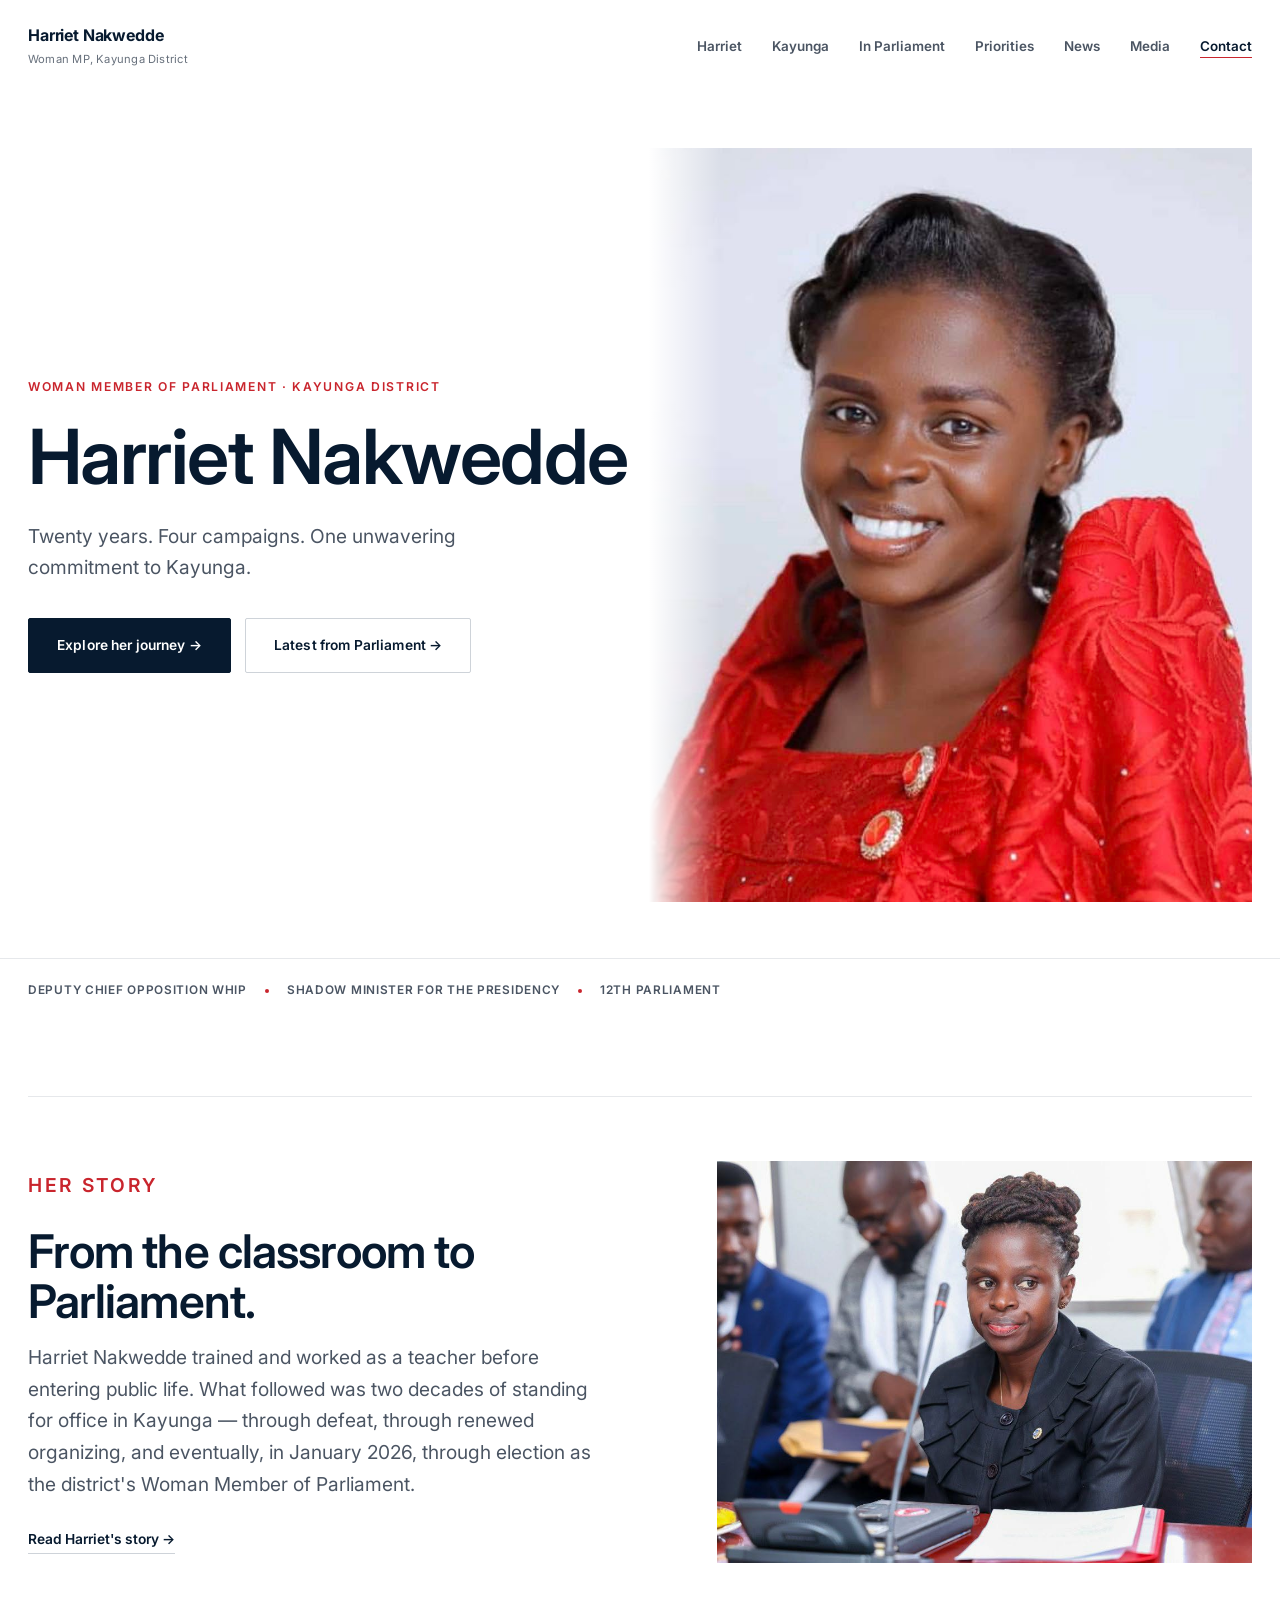
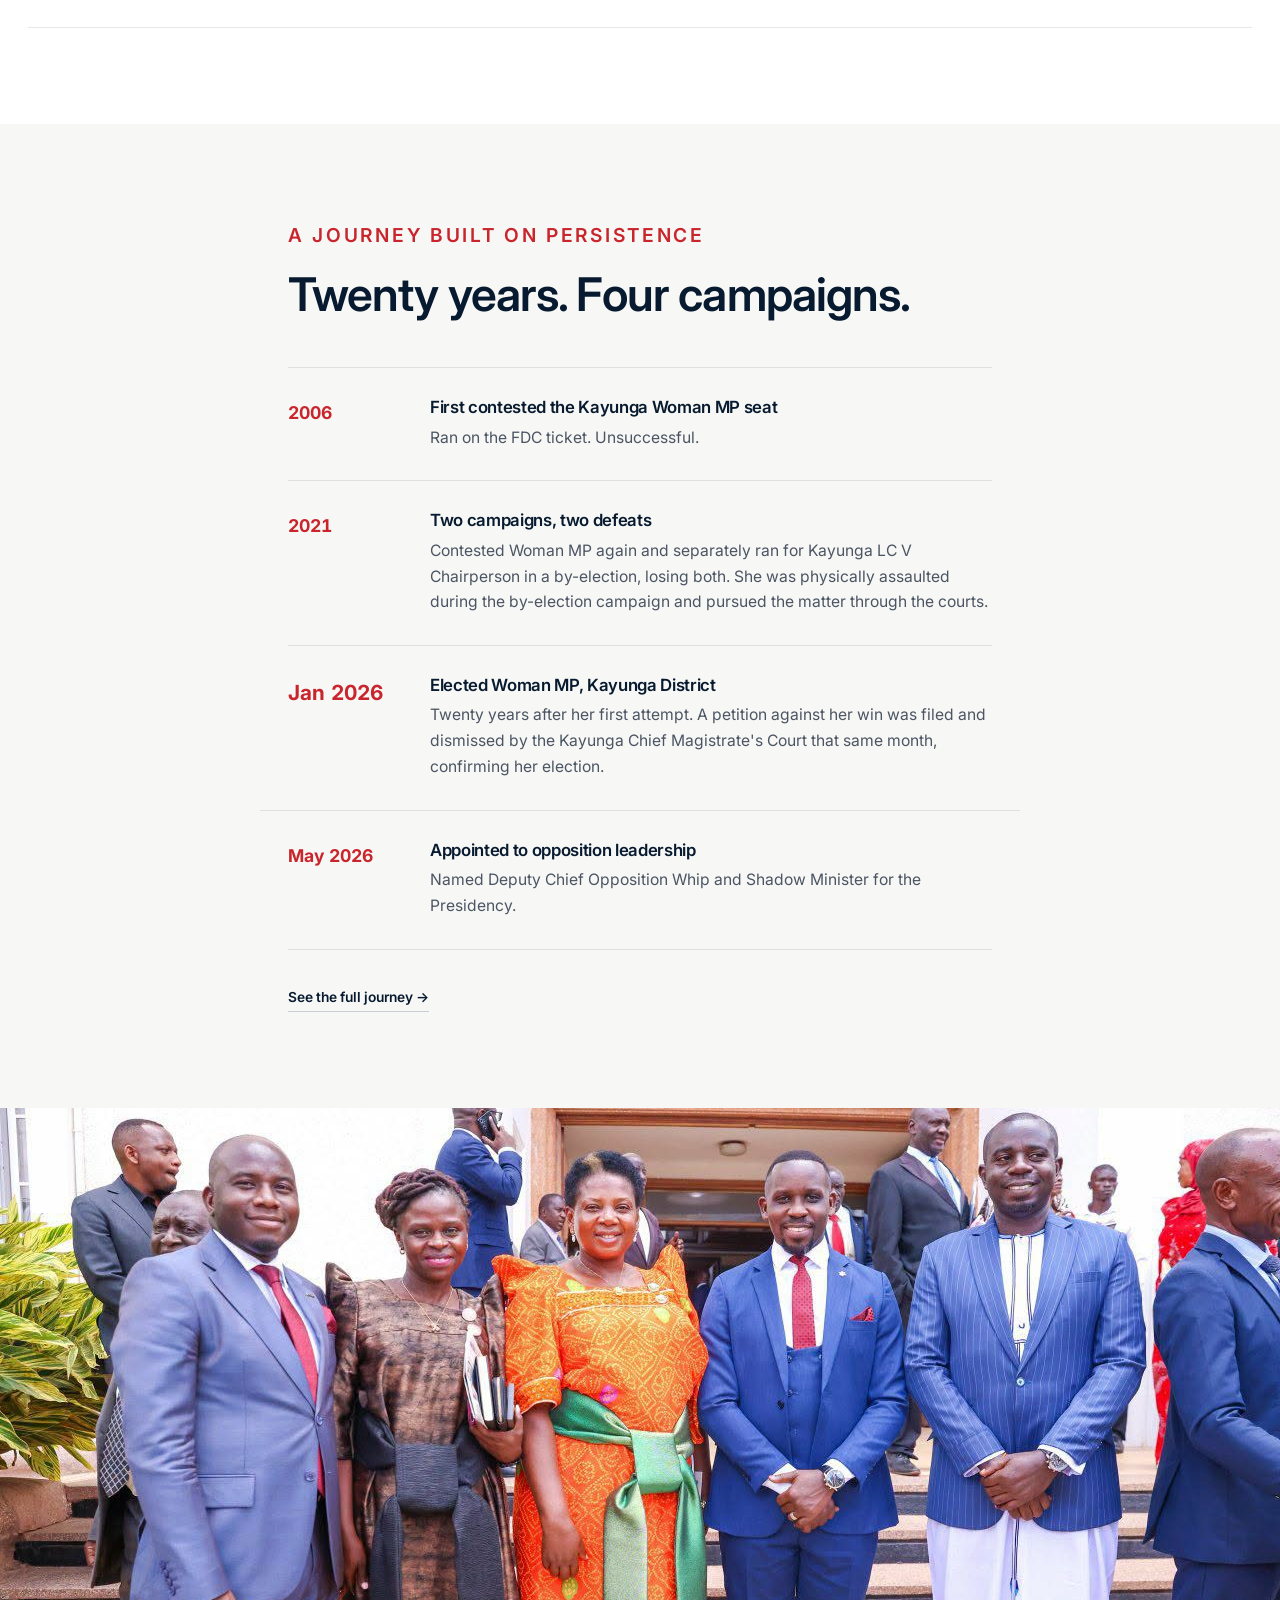
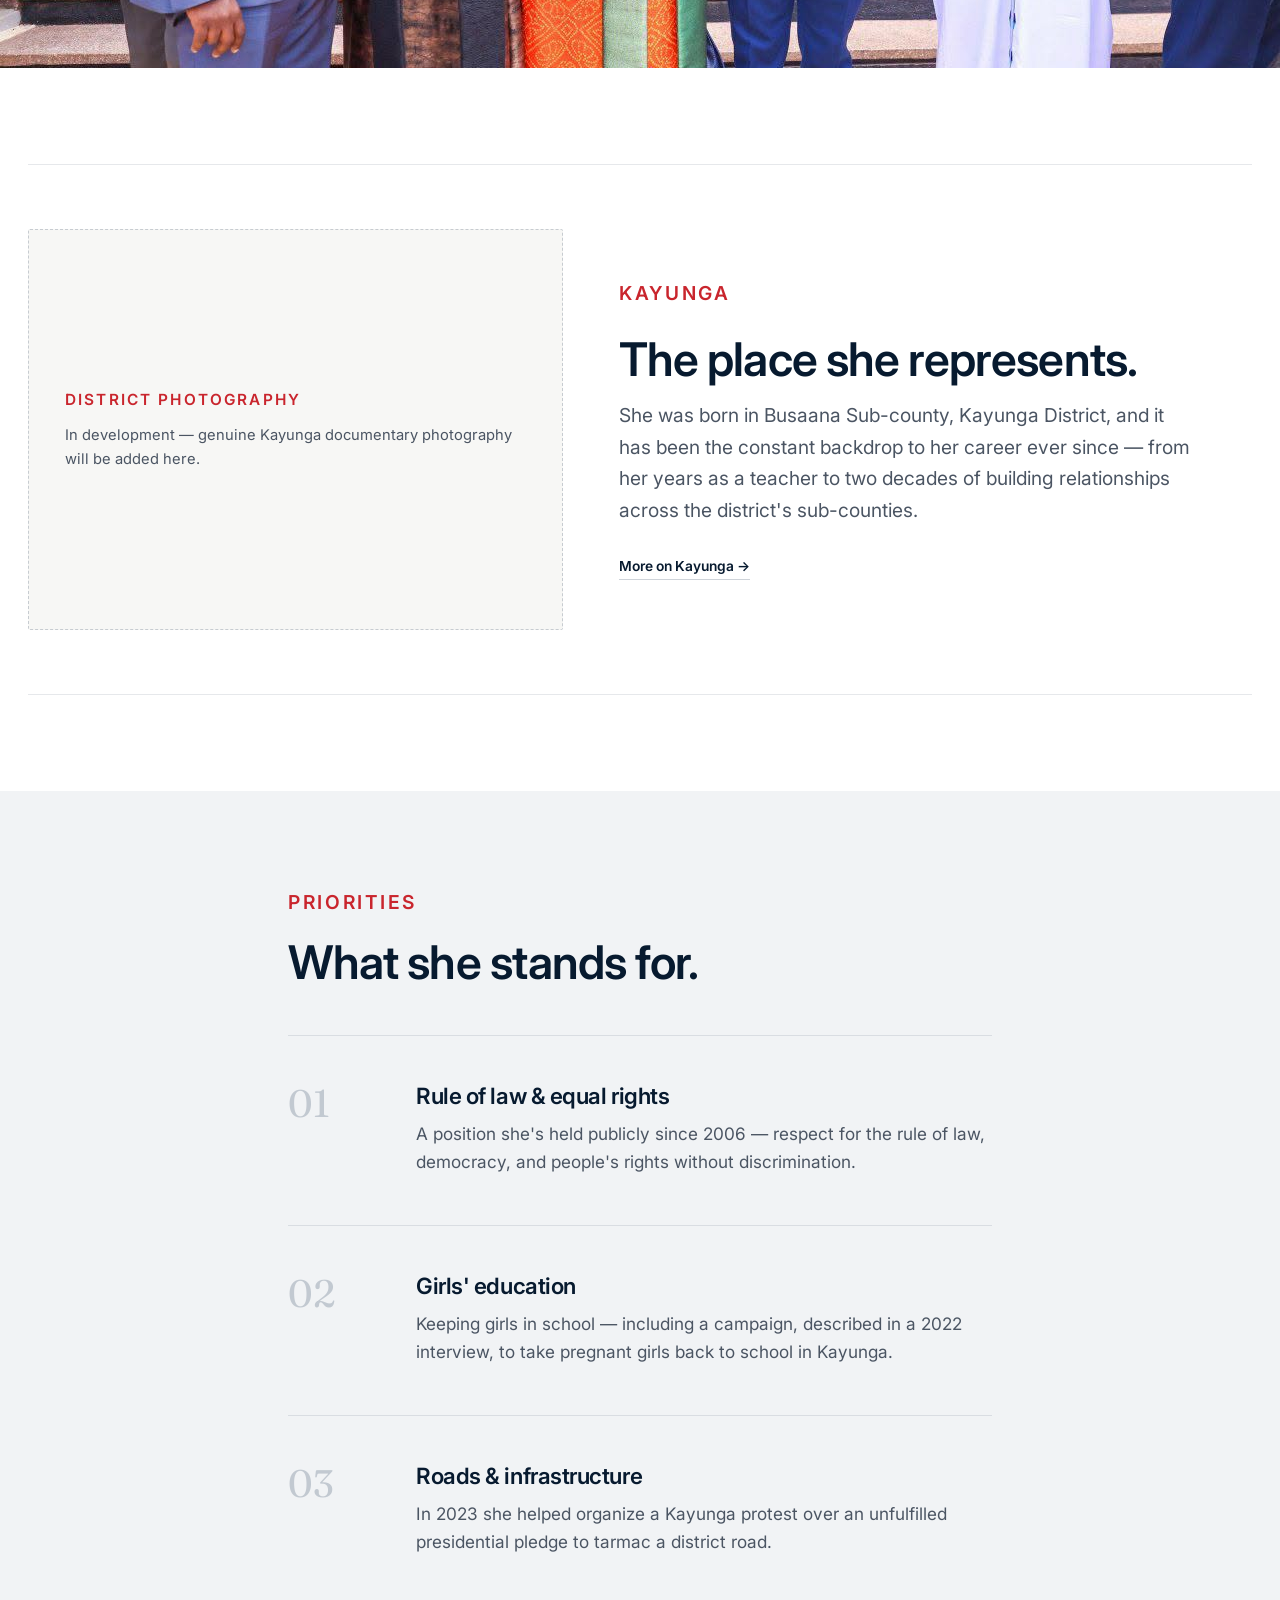
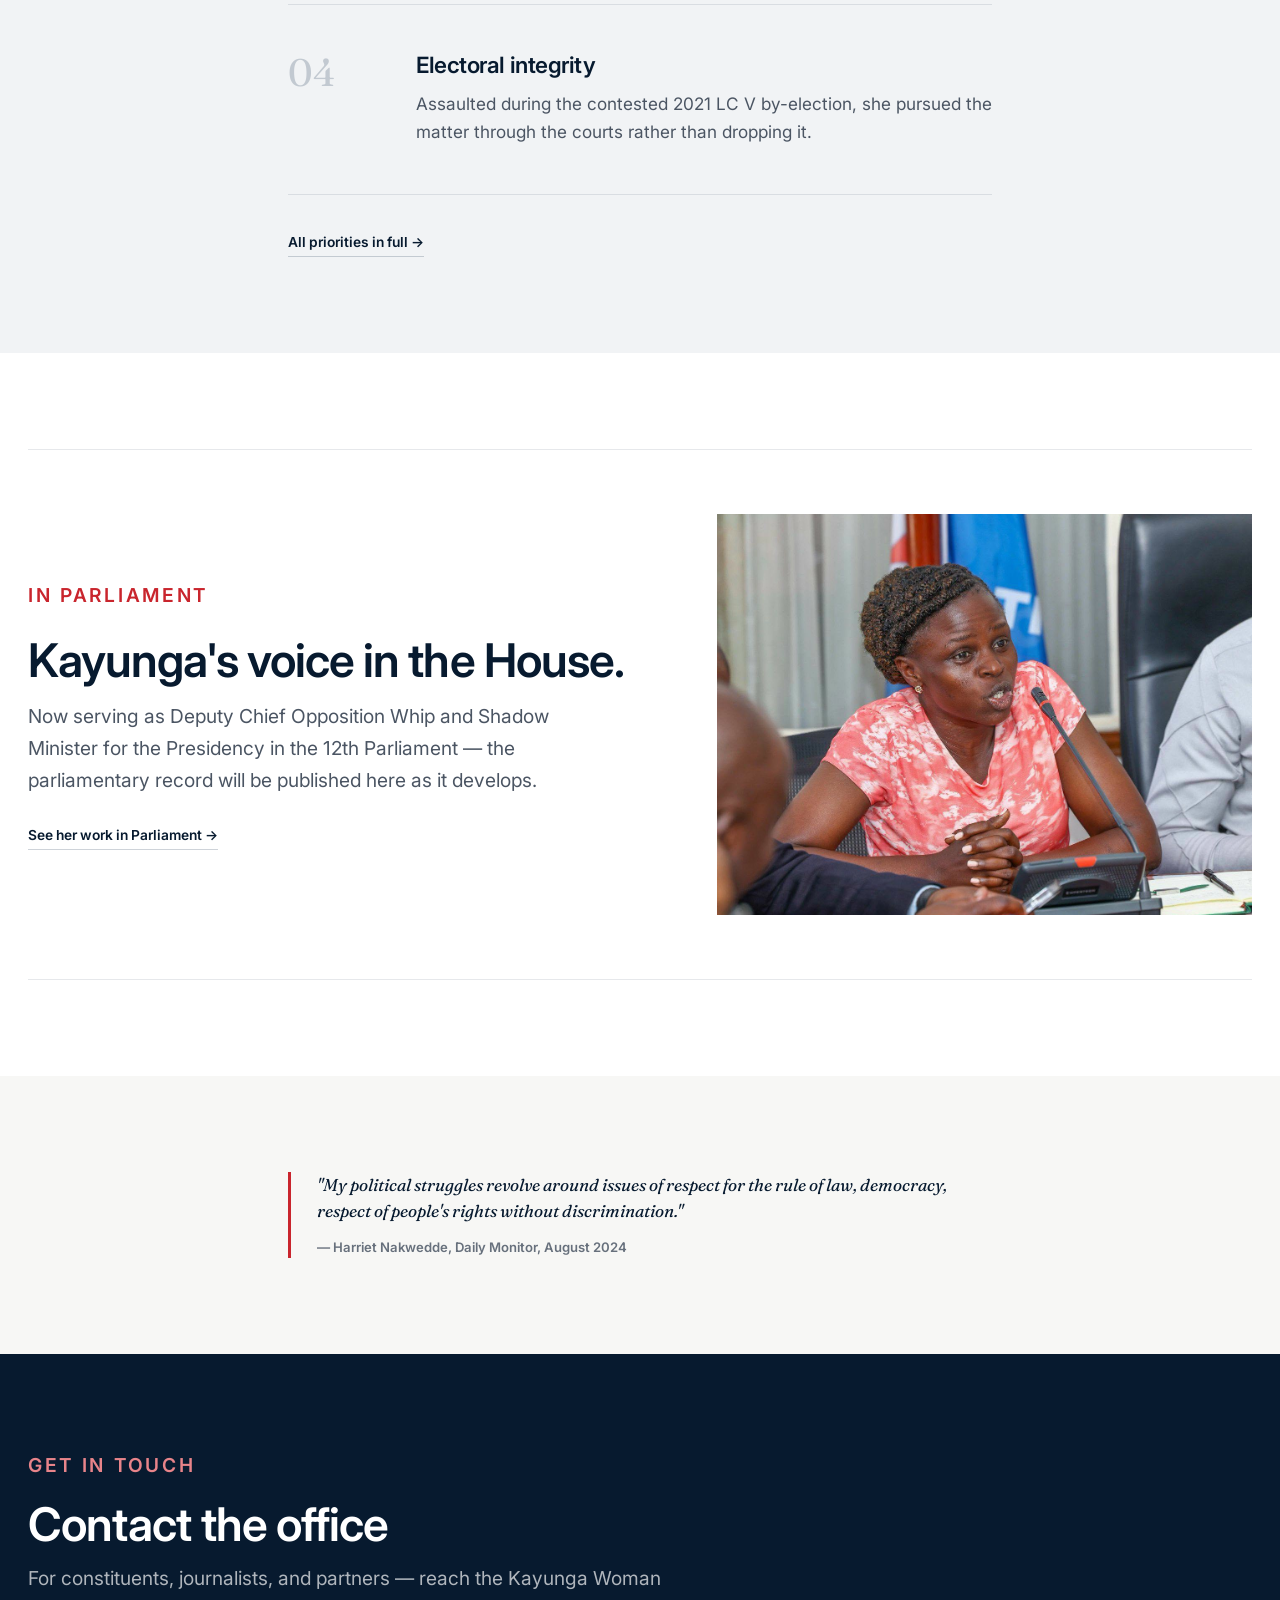
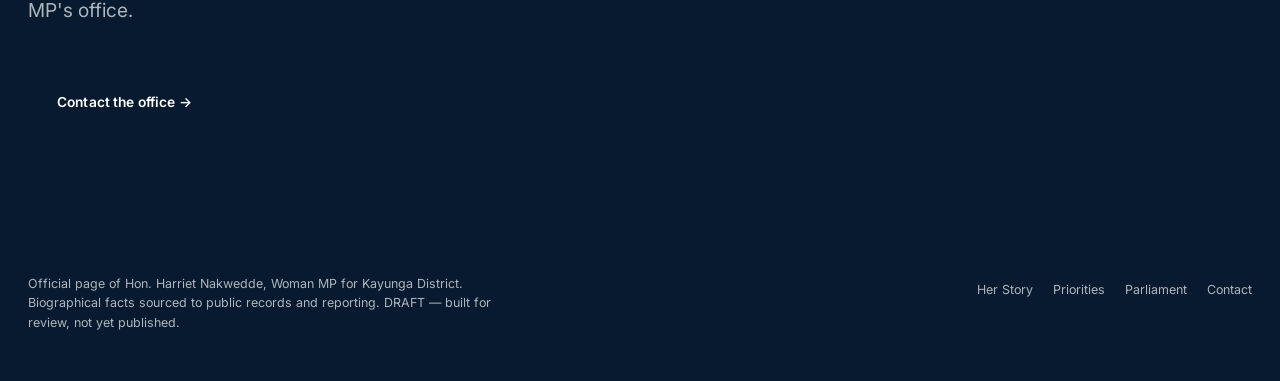
<file: index.html>
<!DOCTYPE html>
<html lang="en">
<head>
<meta charset="UTF-8">
<meta name="viewport" content="width=device-width, initial-scale=1.0">
<title>Harriet Nakwedde — Woman MP, Kayunga District</title>
<meta name="description" content="Official site of Hon. Harriet Nakwedde, Woman Member of Parliament for Kayunga District — her story, her priorities, and her work in Parliament.">
<link rel="preconnect" href="https://fonts.googleapis.com">
<link rel="preconnect" href="https://fonts.gstatic.com" crossorigin>
<link href="https://fonts.googleapis.com/css2?family=Inter:wght@400;500;600;700&family=Fraunces:ital,opsz,wght@0,9..144,500;1,9..144,400&display=swap" rel="stylesheet">
<link rel="stylesheet" href="/styles.css">
</head>
<body>

<nav class="site-nav">
  <div class="wrap">
    <a class="nav-brand" href="/">
      <strong>Harriet Nakwedde</strong>
      <span>Woman MP, Kayunga District</span>
    </a>
    <button class="nav-toggle" aria-label="Open menu" aria-expanded="false" aria-controls="nav-links">
      <svg width="24" height="24" viewBox="0 0 24 24" fill="none" stroke="currentColor" stroke-width="2" stroke-linecap="round"><line x1="3" y1="6" x2="21" y2="6"/><line x1="3" y1="12" x2="21" y2="12"/><line x1="3" y1="18" x2="21" y2="18"/></svg>
    </button>
    <ul class="nav-links" id="nav-links">
      <li><a href="/about/">Harriet</a></li>
      <li><a href="/kayunga/">Kayunga</a></li>
      <li><a href="/parliament/">In Parliament</a></li>
      <li><a href="/priorities/">Priorities</a></li>
      <li><a href="/news/">News</a></li>
      <li><a href="/speeches/">Media</a></li>
      <li><a href="/contact/" class="is-contact">Contact</a></li>
    </ul>
  </div>
</nav>

<div class="hero">
  <div class="hero-inner">
    <div class="hero-photo" data-reveal="img">
      <img src="/images/portrait-studio.jpg" alt="Harriet Nakwedde" width="1125" height="1126">
    </div>
    <div class="hero-text">
      <p class="eyebrow" data-reveal>Woman Member of Parliament · Kayunga District</p>
      <h1 data-reveal>Harriet Nakwedde</h1>
      <p class="statement" data-reveal>Twenty years. Four campaigns. One unwavering commitment to Kayunga.</p>
      <div class="hero-cta" data-reveal>
        <a href="/about/" class="btn btn-primary">Explore her journey →</a>
        <a href="/parliament/" class="btn btn-secondary">Latest from Parliament →</a>
      </div>
    </div>
  </div>
  <div class="hero-credentials">
    <span>Deputy Chief Opposition Whip</span>
    <span class="divider" aria-hidden="true"></span>
    <span>Shadow Minister for the Presidency</span>
    <span class="divider" aria-hidden="true"></span>
    <span>12th Parliament</span>
  </div>
</div>

<section class="section">
  <div class="wrap">
    <div class="teaser" data-reveal>
      <div class="teaser-text">
        <p class="eyebrow">Her Story</p>
        <h2>From the classroom to Parliament.</h2>
        <p>Harriet Nakwedde trained and worked as a teacher before entering public life. What followed was two decades of standing for office in Kayunga — through defeat, through renewed organizing, and eventually, in January 2026, through election as the district's Woman Member of Parliament.</p>
        <a href="/about/" class="link-arrow">Read Harriet's story →</a>
      </div>
      <div class="teaser-media">
        <div class="frame">
          <img src="/images/parliament-committee-2.jpg" alt="Harriet Nakwedde in a parliamentary session" width="1280" height="718" loading="lazy">
        </div>
      </div>
    </div>
  </div>
</section>

<section class="section section--paper">
  <div class="wrap-narrow">
    <div class="section-head" data-reveal>
      <p class="eyebrow">A journey built on persistence</p>
      <h2>Twenty years. Four campaigns.</h2>
    </div>
    <div class="timeline" data-reveal>
      <div class="timeline-item">
        <div class="timeline-year">2006</div>
        <div class="timeline-body">
          <h3>First contested the Kayunga Woman MP seat</h3>
          <p>Ran on the FDC ticket. Unsuccessful.</p>
        </div>
      </div>
      <div class="timeline-item">
        <div class="timeline-year">2021</div>
        <div class="timeline-body">
          <h3>Two campaigns, two defeats</h3>
          <p>Contested Woman MP again and separately ran for Kayunga LC V Chairperson in a by-election, losing both. She was physically assaulted during the by-election campaign and pursued the matter through the courts.</p>
        </div>
      </div>
      <div class="timeline-item timeline-item--current">
        <div class="timeline-year">Jan 2026</div>
        <div class="timeline-body">
          <h3>Elected Woman MP, Kayunga District</h3>
          <p>Twenty years after her first attempt. A petition against her win was filed and dismissed by the Kayunga Chief Magistrate's Court that same month, confirming her election.</p>
        </div>
      </div>
      <div class="timeline-item">
        <div class="timeline-year">May 2026</div>
        <div class="timeline-body">
          <h3>Appointed to opposition leadership</h3>
          <p>Named Deputy Chief Opposition Whip and Shadow Minister for the Presidency.</p>
        </div>
      </div>
    </div>
    <p style="margin-top:32px;"><a href="/about/" class="link-arrow">See the full journey →</a></p>
  </div>
</section>

<figure data-reveal="img" style="margin:0;">
  <img src="/images/parliament-group-officials.jpg" alt="Harriet Nakwedde with fellow officials" loading="lazy" style="width:100%; aspect-ratio:16/7; object-fit:cover; object-position:center 25%;">
</figure>

<section class="section">
  <div class="wrap">
    <div class="teaser is-reverse" data-reveal>
      <div class="teaser-text">
        <p class="eyebrow">Kayunga</p>
        <h2>The place she represents.</h2>
        <p>She was born in Busaana Sub-county, Kayunga District, and it has been the constant backdrop to her career ever since — from her years as a teacher to two decades of building relationships across the district's sub-counties.</p>
        <a href="/kayunga/" class="link-arrow">More on Kayunga →</a>
      </div>
      <div class="teaser-media">
        <div class="empty-state" style="aspect-ratio:4/3; display:flex; flex-direction:column; justify-content:center;">
          <p class="eyebrow" style="margin-bottom:10px;">District photography</p>
          <p style="margin:0; font-size:0.92rem;">In development — genuine Kayunga documentary photography will be added here.</p>
        </div>
      </div>
    </div>
  </div>
</section>

<section class="section section--surface">
  <div class="wrap-narrow">
    <div class="section-head" data-reveal>
      <p class="eyebrow">Priorities</p>
      <h2>What she stands for.</h2>
    </div>
    <div class="priority-list" data-reveal>
      <div class="priority-row">
        <div class="priority-num">01</div>
        <div>
          <h3>Rule of law &amp; equal rights</h3>
          <p>A position she's held publicly since 2006 — respect for the rule of law, democracy, and people's rights without discrimination.</p>
        </div>
      </div>
      <div class="priority-row">
        <div class="priority-num">02</div>
        <div>
          <h3>Girls' education</h3>
          <p>Keeping girls in school — including a campaign, described in a 2022 interview, to take pregnant girls back to school in Kayunga.</p>
        </div>
      </div>
      <div class="priority-row">
        <div class="priority-num">03</div>
        <div>
          <h3>Roads &amp; infrastructure</h3>
          <p>In 2023 she helped organize a Kayunga protest over an unfulfilled presidential pledge to tarmac a district road.</p>
        </div>
      </div>
      <div class="priority-row">
        <div class="priority-num">04</div>
        <div>
          <h3>Electoral integrity</h3>
          <p>Assaulted during the contested 2021 LC V by-election, she pursued the matter through the courts rather than dropping it.</p>
        </div>
      </div>
    </div>
    <p style="margin-top:32px;"><a href="/priorities/" class="link-arrow">All priorities in full →</a></p>
  </div>
</section>

<section class="section">
  <div class="wrap">
    <div class="teaser" data-reveal>
      <div class="teaser-text">
        <p class="eyebrow">In Parliament</p>
        <h2>Kayunga's voice in the House.</h2>
        <p>Now serving as Deputy Chief Opposition Whip and Shadow Minister for the Presidency in the 12th Parliament — the parliamentary record will be published here as it develops.</p>
        <a href="/parliament/" class="link-arrow">See her work in Parliament →</a>
      </div>
      <div class="teaser-media">
        <div class="frame">
          <img src="/images/parliament-committee-1.jpg" alt="Harriet Nakwedde speaking in a committee session" width="1280" height="1107" loading="lazy">
        </div>
      </div>
    </div>
  </div>
</section>

<section class="section section--paper">
  <div class="wrap-narrow" data-reveal>
    <blockquote class="pull-quote">
      "My political struggles revolve around issues of respect for the rule of law, democracy, respect of people's rights without discrimination."
      <cite>— Harriet Nakwedde, Daily Monitor, August 2024</cite>
    </blockquote>
  </div>
</section>

<section class="section section--navy">
  <div class="wrap">
    <div class="section-head" data-reveal>
      <p class="eyebrow">Get in touch</p>
      <h2>Contact the office</h2>
      <p>For constituents, journalists, and partners — reach the Kayunga Woman MP's office.</p>
    </div>
    <a href="/contact/" class="btn btn-primary" data-reveal>Contact the office →</a>
  </div>
</section>

<footer class="site-footer">
  <div class="wrap">
    <p>Official page of Hon. Harriet Nakwedde, Woman MP for Kayunga District. Biographical facts sourced to public records and reporting. DRAFT — built for review, not yet published.</p>
    <ul class="footer-links">
      <li><a href="/about/">Her Story</a></li>
      <li><a href="/priorities/">Priorities</a></li>
      <li><a href="/parliament/">Parliament</a></li>
      <li><a href="/contact/">Contact</a></li>
    </ul>
  </div>
</footer>

<script src="/reveal.js" defer></script>
</body>
</html>
</file>
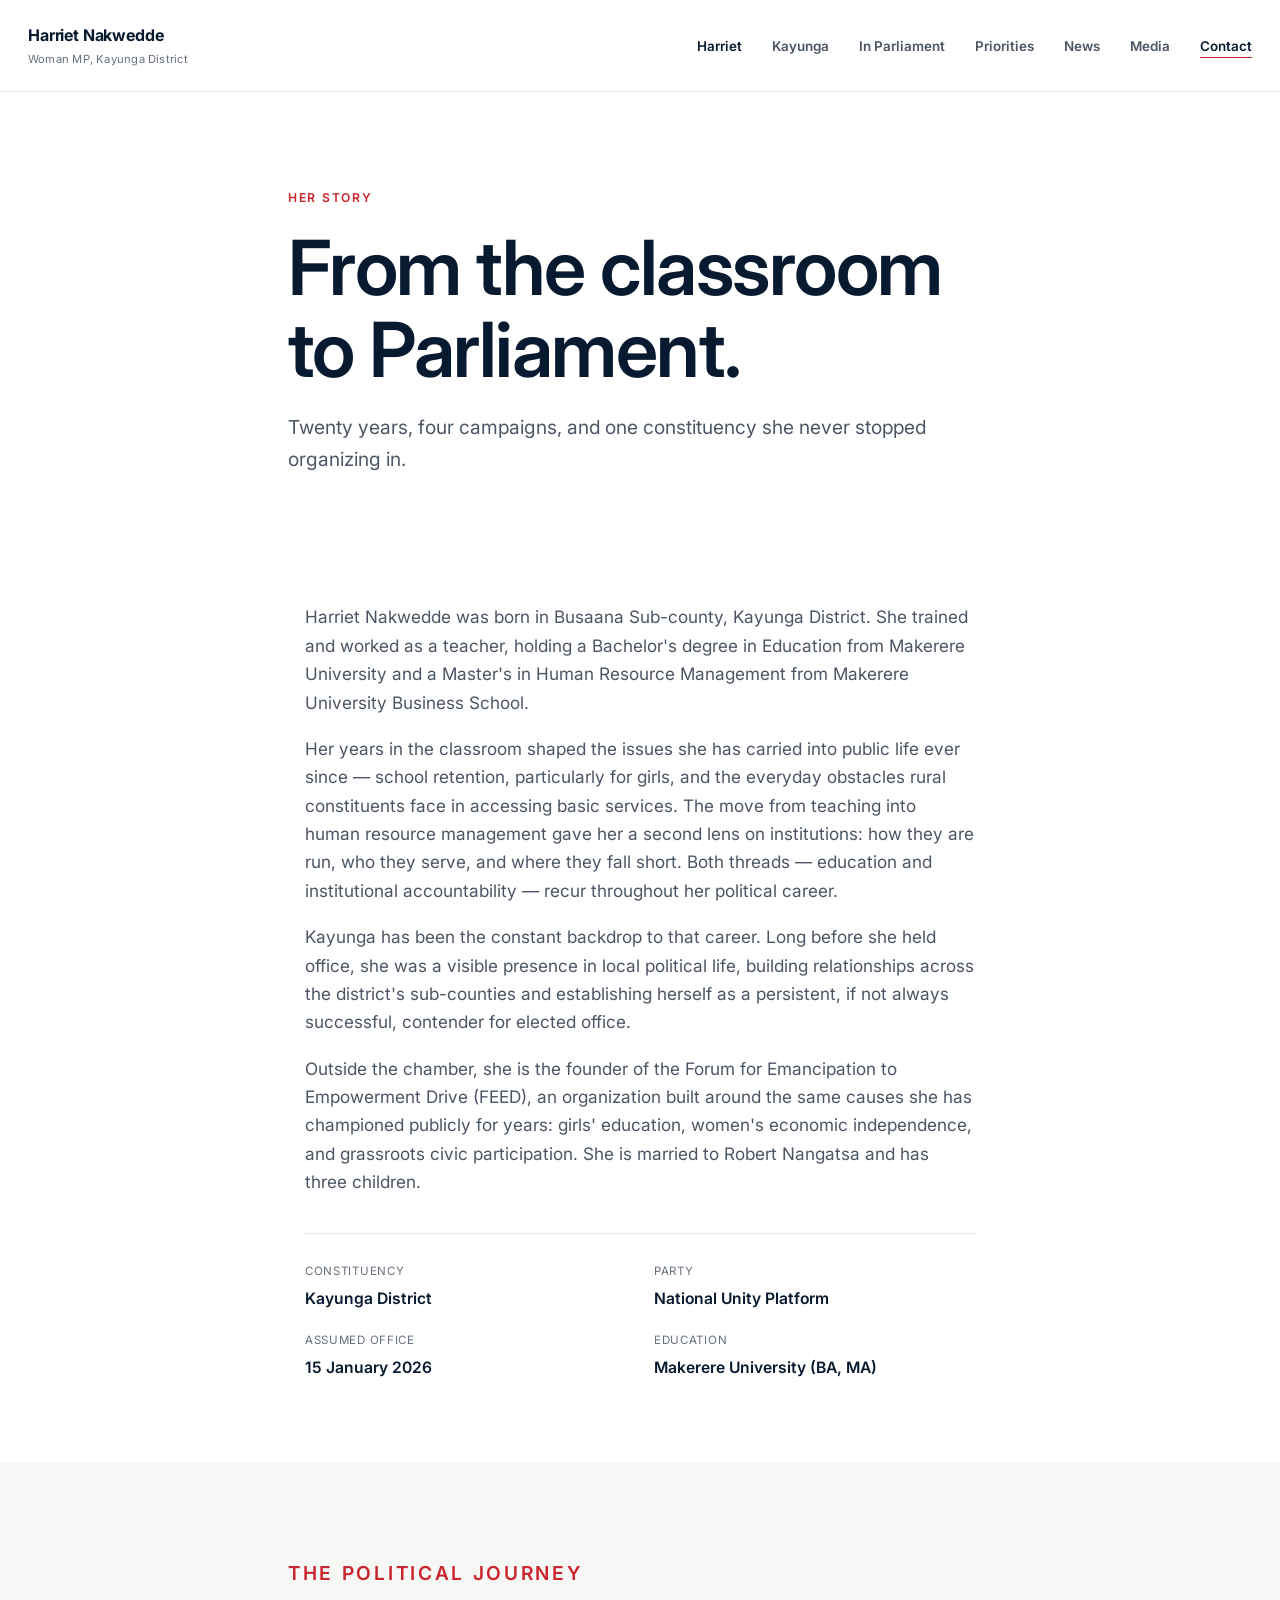
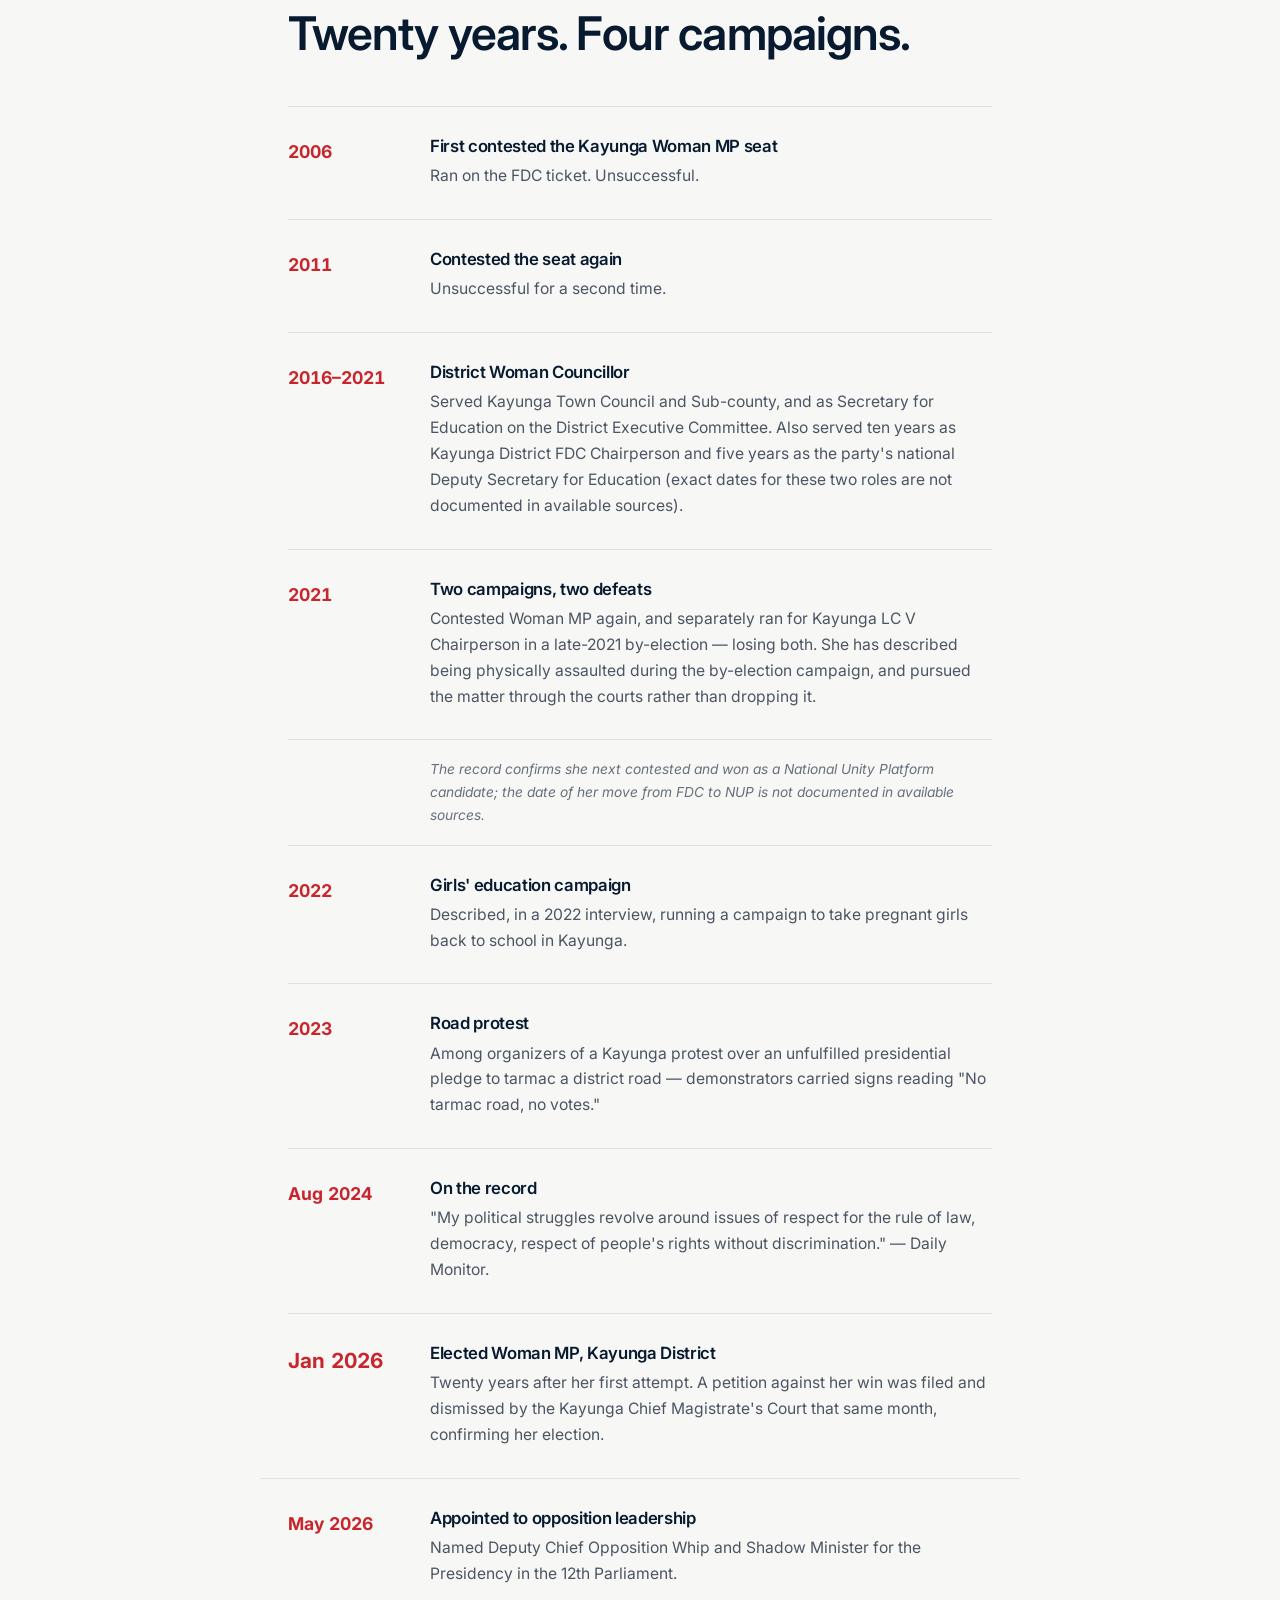
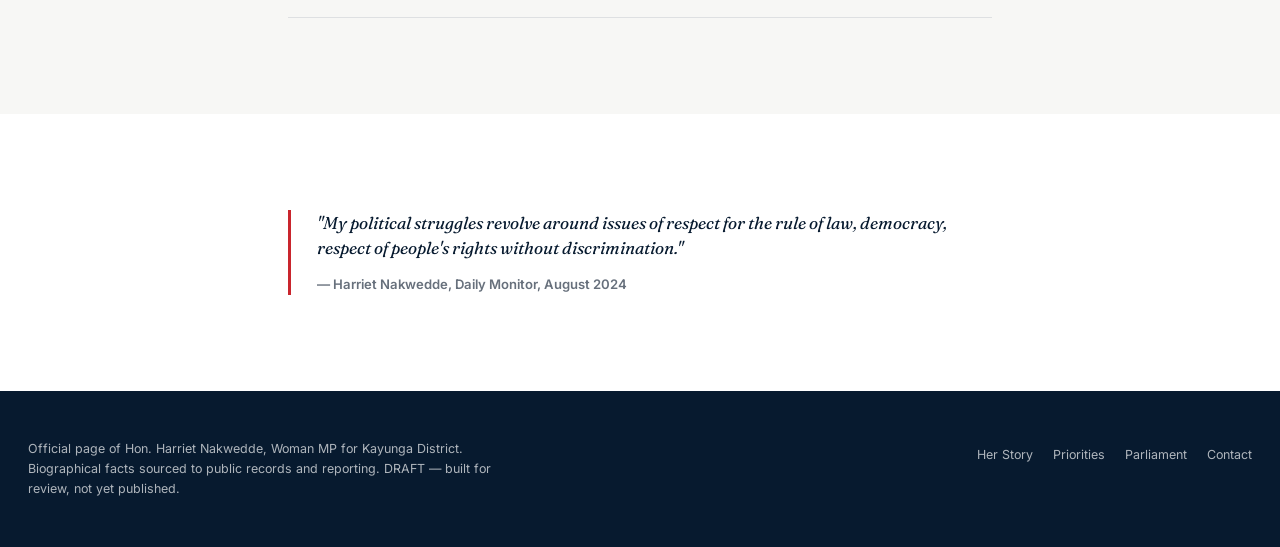
<file: about/index.html>
<!DOCTYPE html>
<html lang="en">
<head>
<meta charset="UTF-8">
<meta name="viewport" content="width=device-width, initial-scale=1.0">
<title>Her Story — Harriet Nakwedde</title>
<meta name="description" content="From the classroom to Parliament: the political journey of Harriet Nakwedde, Woman MP for Kayunga District.">
<link rel="preconnect" href="https://fonts.googleapis.com">
<link rel="preconnect" href="https://fonts.gstatic.com" crossorigin>
<link href="https://fonts.googleapis.com/css2?family=Inter:wght@400;500;600;700&family=Fraunces:ital,opsz,wght@0,9..144,500;1,9..144,400&display=swap" rel="stylesheet">
<link rel="stylesheet" href="/styles.css">
</head>
<body>

<nav class="site-nav nav--static">
  <div class="wrap">
    <a class="nav-brand" href="/">
      <strong>Harriet Nakwedde</strong>
      <span>Woman MP, Kayunga District</span>
    </a>
    <button class="nav-toggle" aria-label="Open menu" aria-expanded="false" aria-controls="nav-links">
      <svg width="24" height="24" viewBox="0 0 24 24" fill="none" stroke="currentColor" stroke-width="2" stroke-linecap="round"><line x1="3" y1="6" x2="21" y2="6"/><line x1="3" y1="12" x2="21" y2="12"/><line x1="3" y1="18" x2="21" y2="18"/></svg>
    </button>
    <ul class="nav-links" id="nav-links">
      <li><a href="/about/" aria-current="page">Harriet</a></li>
      <li><a href="/kayunga/">Kayunga</a></li>
      <li><a href="/parliament/">In Parliament</a></li>
      <li><a href="/priorities/">Priorities</a></li>
      <li><a href="/news/">News</a></li>
      <li><a href="/speeches/">Media</a></li>
      <li><a href="/contact/" class="is-contact">Contact</a></li>
    </ul>
  </div>
</nav>

<div class="page-hero">
  <div class="wrap-narrow">
    <p class="eyebrow" data-reveal>Her Story</p>
    <h1 data-reveal>From the classroom to Parliament.</h1>
    <p class="lede" data-reveal>Twenty years, four campaigns, and one constituency she never stopped organizing in.</p>
  </div>
</div>

<section class="section--tight">
  <div class="wrap-narrow prose" data-reveal>
    <p>Harriet Nakwedde was born in Busaana Sub-county, Kayunga District. She trained and worked as a teacher, holding a Bachelor's degree in Education from Makerere University and a Master's in Human Resource Management from Makerere University Business School.</p>
    <p>Her years in the classroom shaped the issues she has carried into public life ever since — school retention, particularly for girls, and the everyday obstacles rural constituents face in accessing basic services. The move from teaching into human resource management gave her a second lens on institutions: how they are run, who they serve, and where they fall short. Both threads — education and institutional accountability — recur throughout her political career.</p>
    <p>Kayunga has been the constant backdrop to that career. Long before she held office, she was a visible presence in local political life, building relationships across the district's sub-counties and establishing herself as a persistent, if not always successful, contender for elected office.</p>
    <p>Outside the chamber, she is the founder of the Forum for Emancipation to Empowerment Drive (FEED), an organization built around the same causes she has championed publicly for years: girls' education, women's economic independence, and grassroots civic participation. She is married to Robert Nangatsa and has three children.</p>

    <dl class="facts" style="margin-top:36px; padding-top:28px; border-top:1px solid var(--line);">
      <div><dt>Constituency</dt><dd>Kayunga District</dd></div>
      <div><dt>Party</dt><dd>National Unity Platform</dd></div>
      <div><dt>Assumed office</dt><dd>15 January 2026</dd></div>
      <div><dt>Education</dt><dd>Makerere University (BA, MA)</dd></div>
    </dl>
  </div>
</section>

<section class="section section--paper">
  <div class="wrap-narrow">
    <div class="section-head" data-reveal>
      <p class="eyebrow">The political journey</p>
      <h2>Twenty years. Four campaigns.</h2>
    </div>
    <div class="timeline" data-reveal>
      <div class="timeline-item">
        <div class="timeline-year">2006</div>
        <div class="timeline-body">
          <h3>First contested the Kayunga Woman MP seat</h3>
          <p>Ran on the FDC ticket. Unsuccessful.</p>
        </div>
      </div>
      <div class="timeline-item">
        <div class="timeline-year">2011</div>
        <div class="timeline-body">
          <h3>Contested the seat again</h3>
          <p>Unsuccessful for a second time.</p>
        </div>
      </div>
      <div class="timeline-item">
        <div class="timeline-year">2016–2021</div>
        <div class="timeline-body">
          <h3>District Woman Councillor</h3>
          <p>Served Kayunga Town Council and Sub-county, and as Secretary for Education on the District Executive Committee. Also served ten years as Kayunga District FDC Chairperson and five years as the party's national Deputy Secretary for Education (exact dates for these two roles are not documented in available sources).</p>
        </div>
      </div>
      <div class="timeline-item">
        <div class="timeline-year">2021</div>
        <div class="timeline-body">
          <h3>Two campaigns, two defeats</h3>
          <p>Contested Woman MP again, and separately ran for Kayunga LC V Chairperson in a late-2021 by-election — losing both. She has described being physically assaulted during the by-election campaign, and pursued the matter through the courts rather than dropping it.</p>
        </div>
      </div>
      <div class="timeline-gap">The record confirms she next contested and won as a National Unity Platform candidate; the date of her move from FDC to NUP is not documented in available sources.</div>
      <div class="timeline-item">
        <div class="timeline-year">2022</div>
        <div class="timeline-body">
          <h3>Girls' education campaign</h3>
          <p>Described, in a 2022 interview, running a campaign to take pregnant girls back to school in Kayunga.</p>
        </div>
      </div>
      <div class="timeline-item">
        <div class="timeline-year">2023</div>
        <div class="timeline-body">
          <h3>Road protest</h3>
          <p>Among organizers of a Kayunga protest over an unfulfilled presidential pledge to tarmac a district road — demonstrators carried signs reading "No tarmac road, no votes."</p>
        </div>
      </div>
      <div class="timeline-item">
        <div class="timeline-year">Aug 2024</div>
        <div class="timeline-body">
          <h3>On the record</h3>
          <p>"My political struggles revolve around issues of respect for the rule of law, democracy, respect of people's rights without discrimination." — Daily Monitor.</p>
        </div>
      </div>
      <div class="timeline-item timeline-item--current">
        <div class="timeline-year">Jan 2026</div>
        <div class="timeline-body">
          <h3>Elected Woman MP, Kayunga District</h3>
          <p>Twenty years after her first attempt. A petition against her win was filed and dismissed by the Kayunga Chief Magistrate's Court that same month, confirming her election.</p>
        </div>
      </div>
      <div class="timeline-item">
        <div class="timeline-year">May 2026</div>
        <div class="timeline-body">
          <h3>Appointed to opposition leadership</h3>
          <p>Named Deputy Chief Opposition Whip and Shadow Minister for the Presidency in the 12th Parliament.</p>
        </div>
      </div>
    </div>
  </div>
</section>

<section class="section">
  <div class="wrap-narrow" data-reveal>
    <blockquote class="pull-quote">
      "My political struggles revolve around issues of respect for the rule of law, democracy, respect of people's rights without discrimination."
      <cite>— Harriet Nakwedde, Daily Monitor, August 2024</cite>
    </blockquote>
  </div>
</section>

<footer class="site-footer">
  <div class="wrap">
    <p>Official page of Hon. Harriet Nakwedde, Woman MP for Kayunga District. Biographical facts sourced to public records and reporting. DRAFT — built for review, not yet published.</p>
    <ul class="footer-links">
      <li><a href="/about/">Her Story</a></li>
      <li><a href="/priorities/">Priorities</a></li>
      <li><a href="/parliament/">Parliament</a></li>
      <li><a href="/contact/">Contact</a></li>
    </ul>
  </div>
</footer>

<script src="/reveal.js" defer></script>
</body>
</html>
</file>
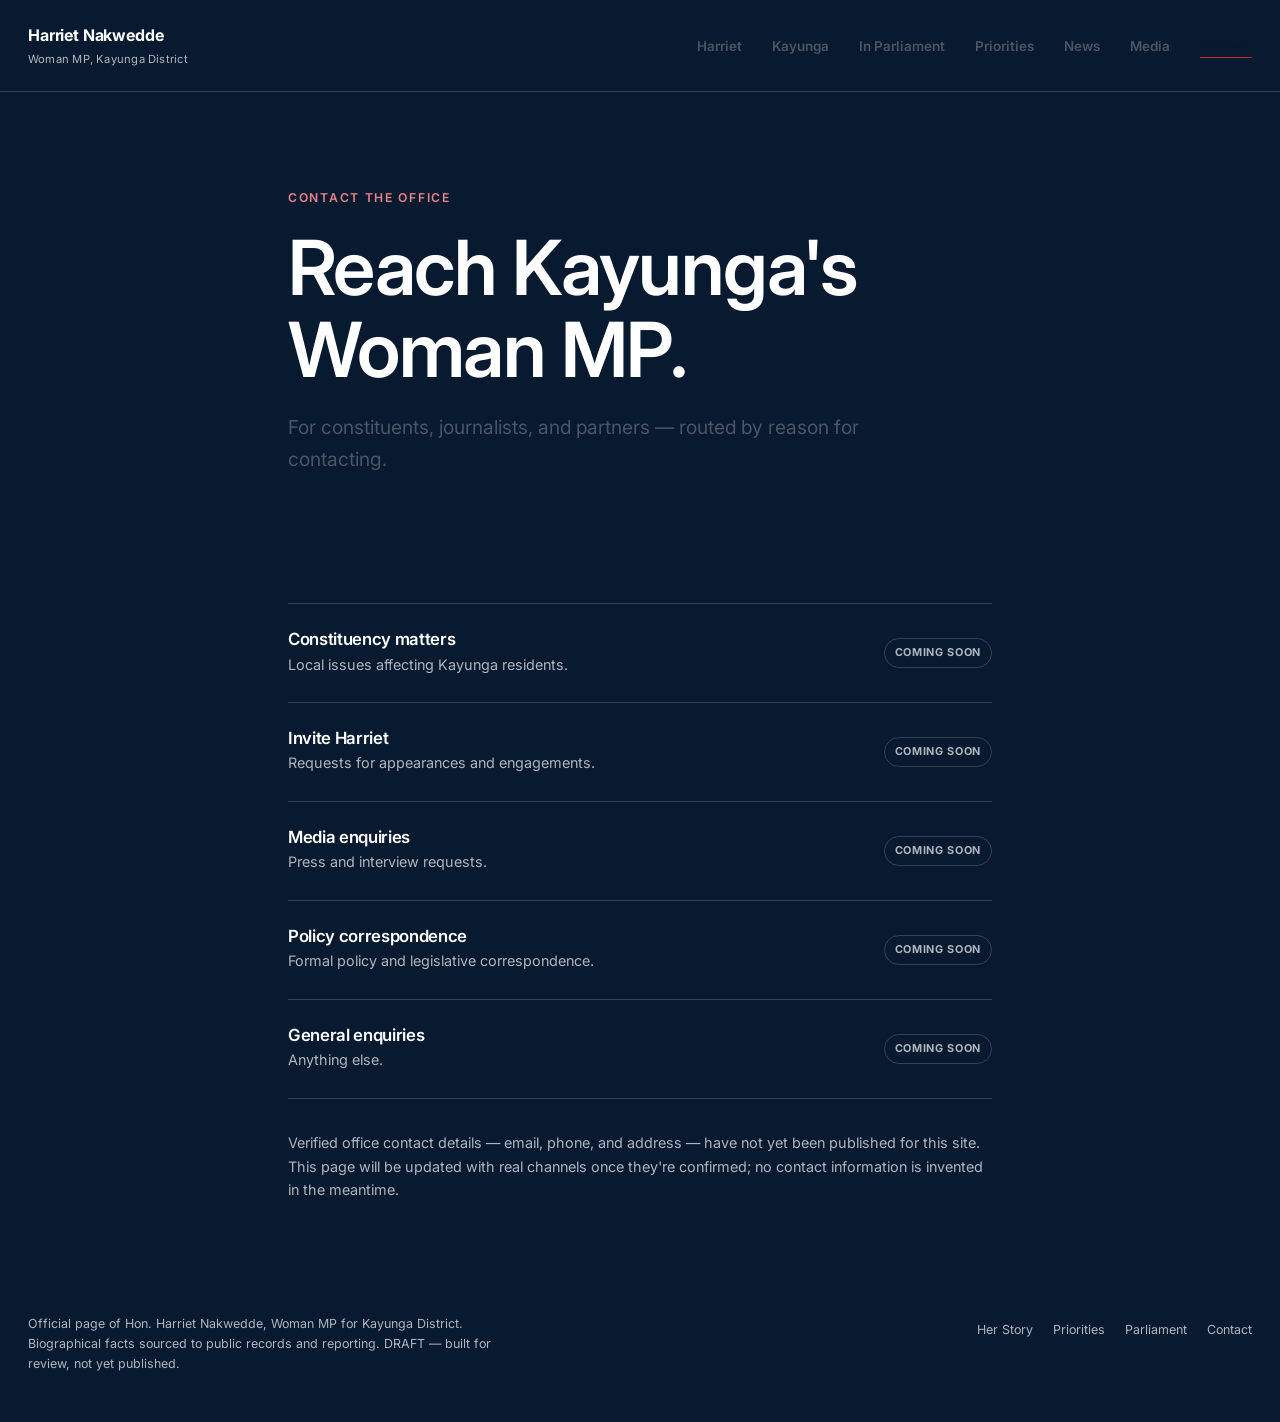
<file: contact/index.html>
<!DOCTYPE html>
<html lang="en">
<head>
<meta charset="UTF-8">
<meta name="viewport" content="width=device-width, initial-scale=1.0">
<title>Contact — Harriet Nakwedde</title>
<meta name="description" content="Contact the office of Harriet Nakwedde, Woman MP for Kayunga District.">
<link rel="preconnect" href="https://fonts.googleapis.com">
<link rel="preconnect" href="https://fonts.gstatic.com" crossorigin>
<link href="https://fonts.googleapis.com/css2?family=Inter:wght@400;500;600;700&family=Fraunces:ital,opsz,wght@0,9..144,500;1,9..144,400&display=swap" rel="stylesheet">
<link rel="stylesheet" href="/styles.css">
</head>
<body style="background:var(--navy-deep);">

<nav class="site-nav nav--static" style="background:var(--navy-deep); border-bottom-color:var(--on-navy-line);">
  <div class="wrap">
    <a class="nav-brand" href="/" style="color:#fff;">
      <strong>Harriet Nakwedde</strong>
      <span style="color:var(--on-navy-soft);">Woman MP, Kayunga District</span>
    </a>
    <button class="nav-toggle" aria-label="Open menu" aria-expanded="false" aria-controls="nav-links" style="color:#fff;">
      <svg width="24" height="24" viewBox="0 0 24 24" fill="none" stroke="currentColor" stroke-width="2" stroke-linecap="round"><line x1="3" y1="6" x2="21" y2="6"/><line x1="3" y1="12" x2="21" y2="12"/><line x1="3" y1="18" x2="21" y2="18"/></svg>
    </button>
    <ul class="nav-links" id="nav-links">
      <li><a href="/about/">Harriet</a></li>
      <li><a href="/kayunga/">Kayunga</a></li>
      <li><a href="/parliament/">In Parliament</a></li>
      <li><a href="/priorities/">Priorities</a></li>
      <li><a href="/news/">News</a></li>
      <li><a href="/speeches/">Media</a></li>
      <li><a href="/contact/" class="is-contact" aria-current="page">Contact</a></li>
    </ul>
  </div>
</nav>

<div class="section--navy">
  <div class="page-hero">
    <div class="wrap-narrow">
      <p class="eyebrow" data-reveal>Contact the office</p>
      <h1 data-reveal>Reach Kayunga's Woman MP.</h1>
      <p class="lede" data-reveal>For constituents, journalists, and partners — routed by reason for contacting.</p>
    </div>
  </div>

  <section class="section--tight">
    <div class="wrap-narrow" data-reveal>
      <div class="channel-list">
        <div class="channel-item">
          <div><h3>Constituency matters</h3><p>Local issues affecting Kayunga residents.</p></div>
          <span class="badge-soon">Coming soon</span>
        </div>
        <div class="channel-item">
          <div><h3>Invite Harriet</h3><p>Requests for appearances and engagements.</p></div>
          <span class="badge-soon">Coming soon</span>
        </div>
        <div class="channel-item">
          <div><h3>Media enquiries</h3><p>Press and interview requests.</p></div>
          <span class="badge-soon">Coming soon</span>
        </div>
        <div class="channel-item">
          <div><h3>Policy correspondence</h3><p>Formal policy and legislative correspondence.</p></div>
          <span class="badge-soon">Coming soon</span>
        </div>
        <div class="channel-item">
          <div><h3>General enquiries</h3><p>Anything else.</p></div>
          <span class="badge-soon">Coming soon</span>
        </div>
      </div>
      <p style="color:var(--on-navy-soft); font-size:0.9rem; margin-top:32px;">Verified office contact details — email, phone, and address — have not yet been published for this site. This page will be updated with real channels once they're confirmed; no contact information is invented in the meantime.</p>
    </div>
  </section>
</div>

<footer class="site-footer">
  <div class="wrap">
    <p>Official page of Hon. Harriet Nakwedde, Woman MP for Kayunga District. Biographical facts sourced to public records and reporting. DRAFT — built for review, not yet published.</p>
    <ul class="footer-links">
      <li><a href="/about/">Her Story</a></li>
      <li><a href="/priorities/">Priorities</a></li>
      <li><a href="/parliament/">Parliament</a></li>
      <li><a href="/contact/">Contact</a></li>
    </ul>
  </div>
</footer>

<script src="/reveal.js" defer></script>
</body>
</html>
</file>
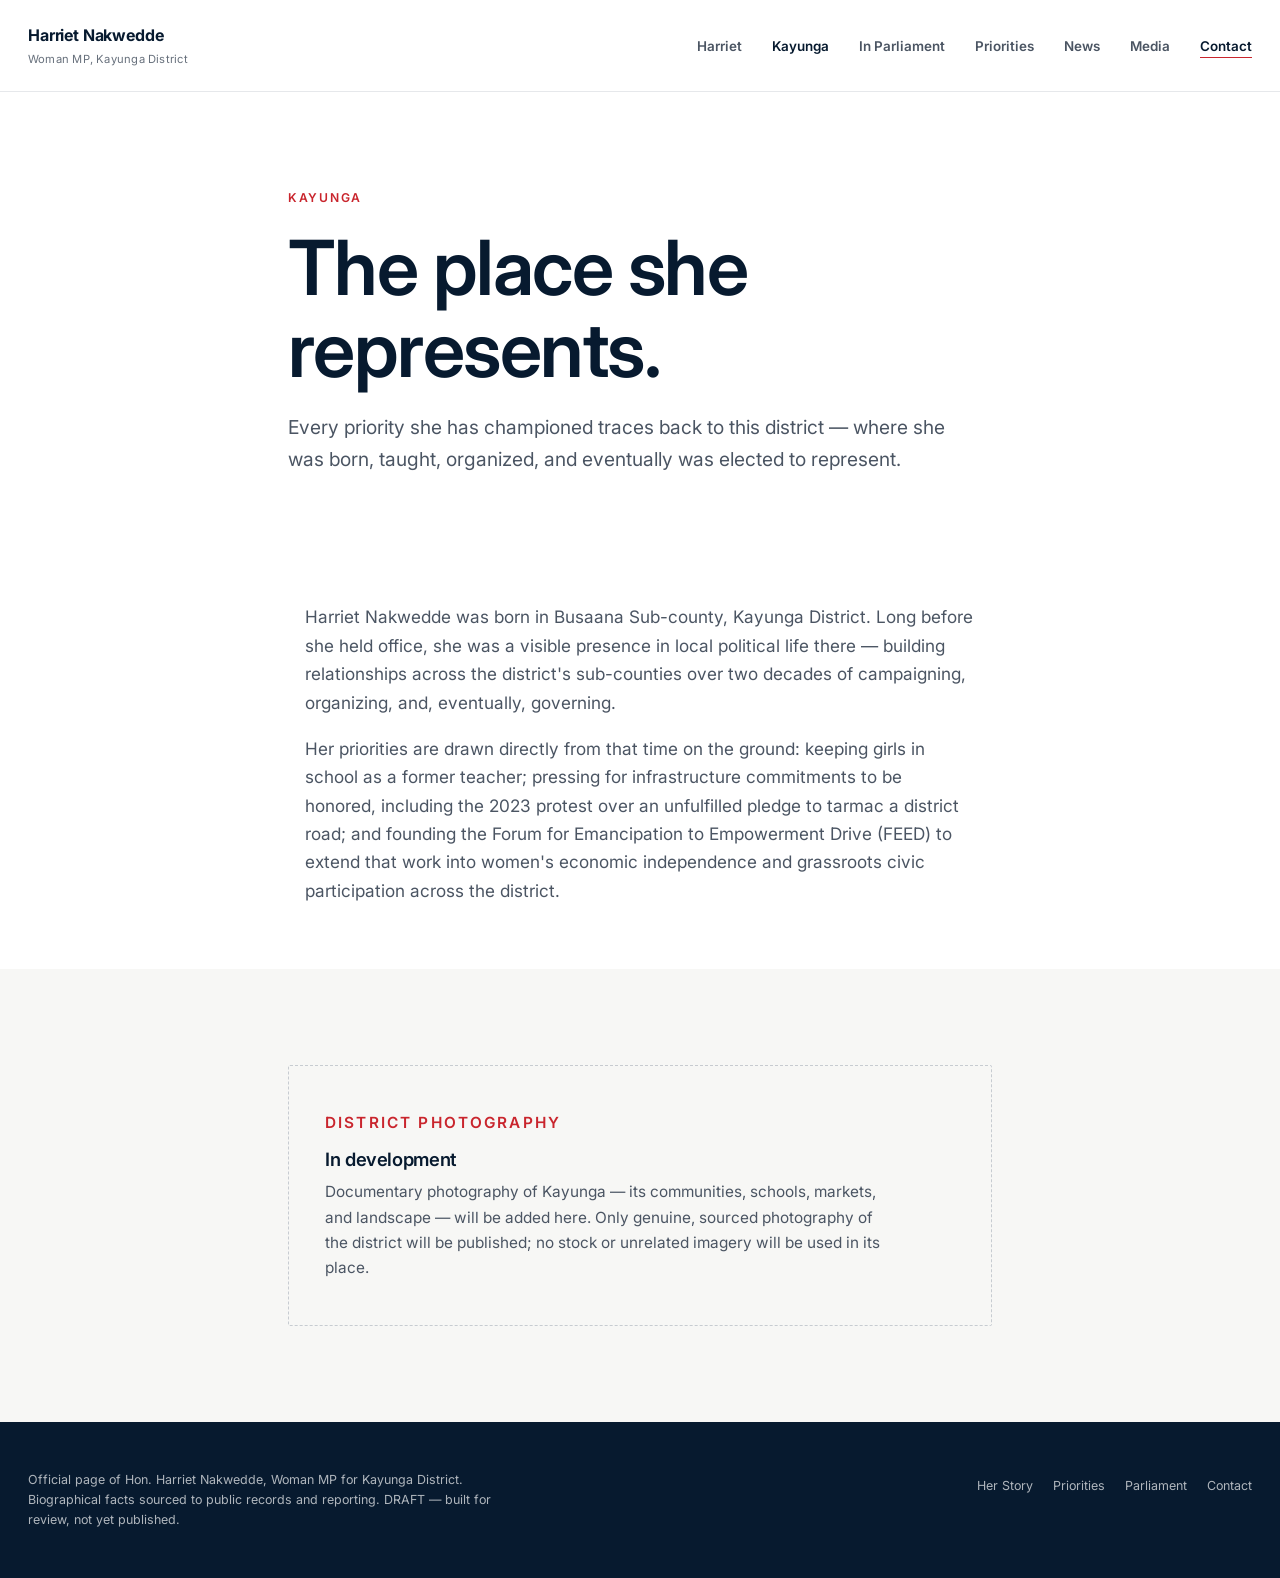
<file: kayunga/index.html>
<!DOCTYPE html>
<html lang="en">
<head>
<meta charset="UTF-8">
<meta name="viewport" content="width=device-width, initial-scale=1.0">
<title>Kayunga — Harriet Nakwedde</title>
<meta name="description" content="The district Harriet Nakwedde represents.">
<link rel="preconnect" href="https://fonts.googleapis.com">
<link rel="preconnect" href="https://fonts.gstatic.com" crossorigin>
<link href="https://fonts.googleapis.com/css2?family=Inter:wght@400;500;600;700&family=Fraunces:ital,opsz,wght@0,9..144,500;1,9..144,400&display=swap" rel="stylesheet">
<link rel="stylesheet" href="/styles.css">
</head>
<body>

<nav class="site-nav nav--static">
  <div class="wrap">
    <a class="nav-brand" href="/">
      <strong>Harriet Nakwedde</strong>
      <span>Woman MP, Kayunga District</span>
    </a>
    <button class="nav-toggle" aria-label="Open menu" aria-expanded="false" aria-controls="nav-links">
      <svg width="24" height="24" viewBox="0 0 24 24" fill="none" stroke="currentColor" stroke-width="2" stroke-linecap="round"><line x1="3" y1="6" x2="21" y2="6"/><line x1="3" y1="12" x2="21" y2="12"/><line x1="3" y1="18" x2="21" y2="18"/></svg>
    </button>
    <ul class="nav-links" id="nav-links">
      <li><a href="/about/">Harriet</a></li>
      <li><a href="/kayunga/" aria-current="page">Kayunga</a></li>
      <li><a href="/parliament/">In Parliament</a></li>
      <li><a href="/priorities/">Priorities</a></li>
      <li><a href="/news/">News</a></li>
      <li><a href="/speeches/">Media</a></li>
      <li><a href="/contact/" class="is-contact">Contact</a></li>
    </ul>
  </div>
</nav>

<div class="page-hero">
  <div class="wrap-narrow">
    <p class="eyebrow" data-reveal>Kayunga</p>
    <h1 data-reveal>The place she represents.</h1>
    <p class="lede" data-reveal>Every priority she has championed traces back to this district — where she was born, taught, organized, and eventually was elected to represent.</p>
  </div>
</div>

<section class="section--tight">
  <div class="wrap-narrow prose" data-reveal>
    <p>Harriet Nakwedde was born in Busaana Sub-county, Kayunga District. Long before she held office, she was a visible presence in local political life there — building relationships across the district's sub-counties over two decades of campaigning, organizing, and, eventually, governing.</p>
    <p>Her priorities are drawn directly from that time on the ground: keeping girls in school as a former teacher; pressing for infrastructure commitments to be honored, including the 2023 protest over an unfulfilled pledge to tarmac a district road; and founding the Forum for Emancipation to Empowerment Drive (FEED) to extend that work into women's economic independence and grassroots civic participation across the district.</p>
  </div>
</section>

<section class="section section--paper">
  <div class="wrap-narrow">
    <div class="empty-state" data-reveal>
      <p class="eyebrow">District photography</p>
      <h3>In development</h3>
      <p>Documentary photography of Kayunga — its communities, schools, markets, and landscape — will be added here. Only genuine, sourced photography of the district will be published; no stock or unrelated imagery will be used in its place.</p>
    </div>
  </div>
</section>

<footer class="site-footer">
  <div class="wrap">
    <p>Official page of Hon. Harriet Nakwedde, Woman MP for Kayunga District. Biographical facts sourced to public records and reporting. DRAFT — built for review, not yet published.</p>
    <ul class="footer-links">
      <li><a href="/about/">Her Story</a></li>
      <li><a href="/priorities/">Priorities</a></li>
      <li><a href="/parliament/">Parliament</a></li>
      <li><a href="/contact/">Contact</a></li>
    </ul>
  </div>
</footer>

<script src="/reveal.js" defer></script>
</body>
</html>
</file>
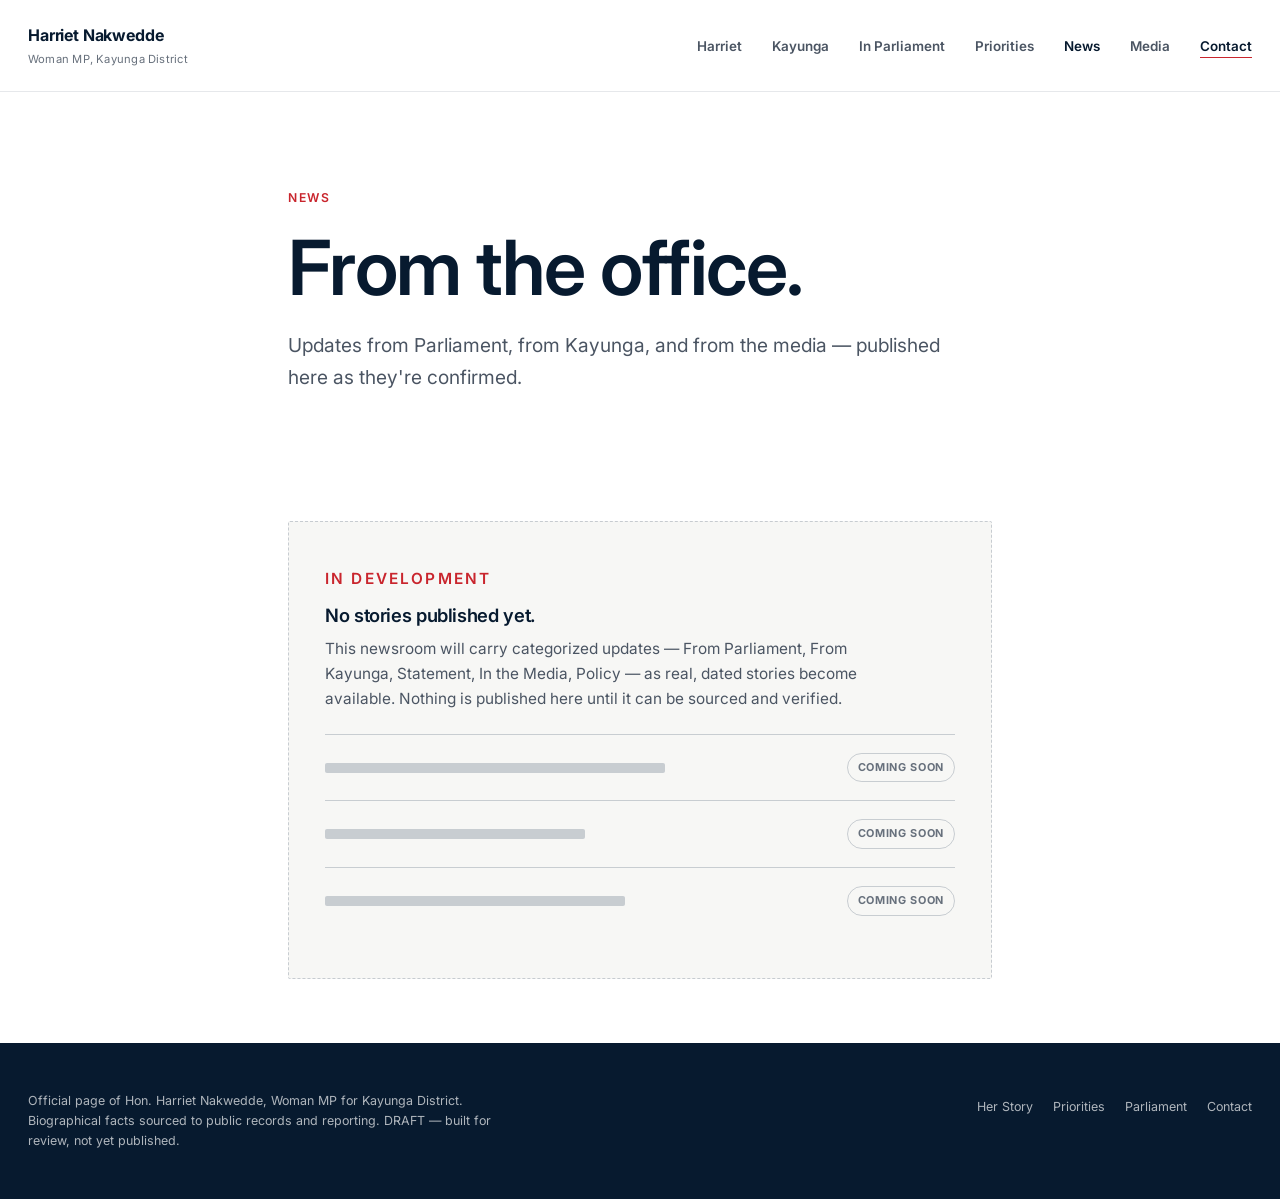
<file: news/index.html>
<!DOCTYPE html>
<html lang="en">
<head>
<meta charset="UTF-8">
<meta name="viewport" content="width=device-width, initial-scale=1.0">
<title>News — Harriet Nakwedde</title>
<meta name="description" content="News and updates from the office of Harriet Nakwedde, Woman MP for Kayunga District.">
<link rel="preconnect" href="https://fonts.googleapis.com">
<link rel="preconnect" href="https://fonts.gstatic.com" crossorigin>
<link href="https://fonts.googleapis.com/css2?family=Inter:wght@400;500;600;700&family=Fraunces:ital,opsz,wght@0,9..144,500;1,9..144,400&display=swap" rel="stylesheet">
<link rel="stylesheet" href="/styles.css">
</head>
<body>

<nav class="site-nav nav--static">
  <div class="wrap">
    <a class="nav-brand" href="/">
      <strong>Harriet Nakwedde</strong>
      <span>Woman MP, Kayunga District</span>
    </a>
    <button class="nav-toggle" aria-label="Open menu" aria-expanded="false" aria-controls="nav-links">
      <svg width="24" height="24" viewBox="0 0 24 24" fill="none" stroke="currentColor" stroke-width="2" stroke-linecap="round"><line x1="3" y1="6" x2="21" y2="6"/><line x1="3" y1="12" x2="21" y2="12"/><line x1="3" y1="18" x2="21" y2="18"/></svg>
    </button>
    <ul class="nav-links" id="nav-links">
      <li><a href="/about/">Harriet</a></li>
      <li><a href="/kayunga/">Kayunga</a></li>
      <li><a href="/parliament/">In Parliament</a></li>
      <li><a href="/priorities/">Priorities</a></li>
      <li><a href="/news/" aria-current="page">News</a></li>
      <li><a href="/speeches/">Media</a></li>
      <li><a href="/contact/" class="is-contact">Contact</a></li>
    </ul>
  </div>
</nav>

<div class="page-hero">
  <div class="wrap-narrow">
    <p class="eyebrow" data-reveal>News</p>
    <h1 data-reveal>From the office.</h1>
    <p class="lede" data-reveal>Updates from Parliament, from Kayunga, and from the media — published here as they're confirmed.</p>
  </div>
</div>

<section class="section--tight">
  <div class="wrap-narrow">
    <div class="empty-state" data-reveal>
      <p class="eyebrow">In development</p>
      <h3>No stories published yet.</h3>
      <p>This newsroom will carry categorized updates — From Parliament, From Kayunga, Statement, In the Media, Policy — as real, dated stories become available. Nothing is published here until it can be sourced and verified.</p>
      <div class="empty-row"><div class="placeholder-bar"></div><span class="badge-soon">Coming soon</span></div>
      <div class="empty-row"><div class="placeholder-bar" style="max-width:260px;"></div><span class="badge-soon">Coming soon</span></div>
      <div class="empty-row"><div class="placeholder-bar" style="max-width:300px;"></div><span class="badge-soon">Coming soon</span></div>
    </div>
  </div>
</section>

<footer class="site-footer">
  <div class="wrap">
    <p>Official page of Hon. Harriet Nakwedde, Woman MP for Kayunga District. Biographical facts sourced to public records and reporting. DRAFT — built for review, not yet published.</p>
    <ul class="footer-links">
      <li><a href="/about/">Her Story</a></li>
      <li><a href="/priorities/">Priorities</a></li>
      <li><a href="/parliament/">Parliament</a></li>
      <li><a href="/contact/">Contact</a></li>
    </ul>
  </div>
</footer>

<script src="/reveal.js" defer></script>
</body>
</html>
</file>
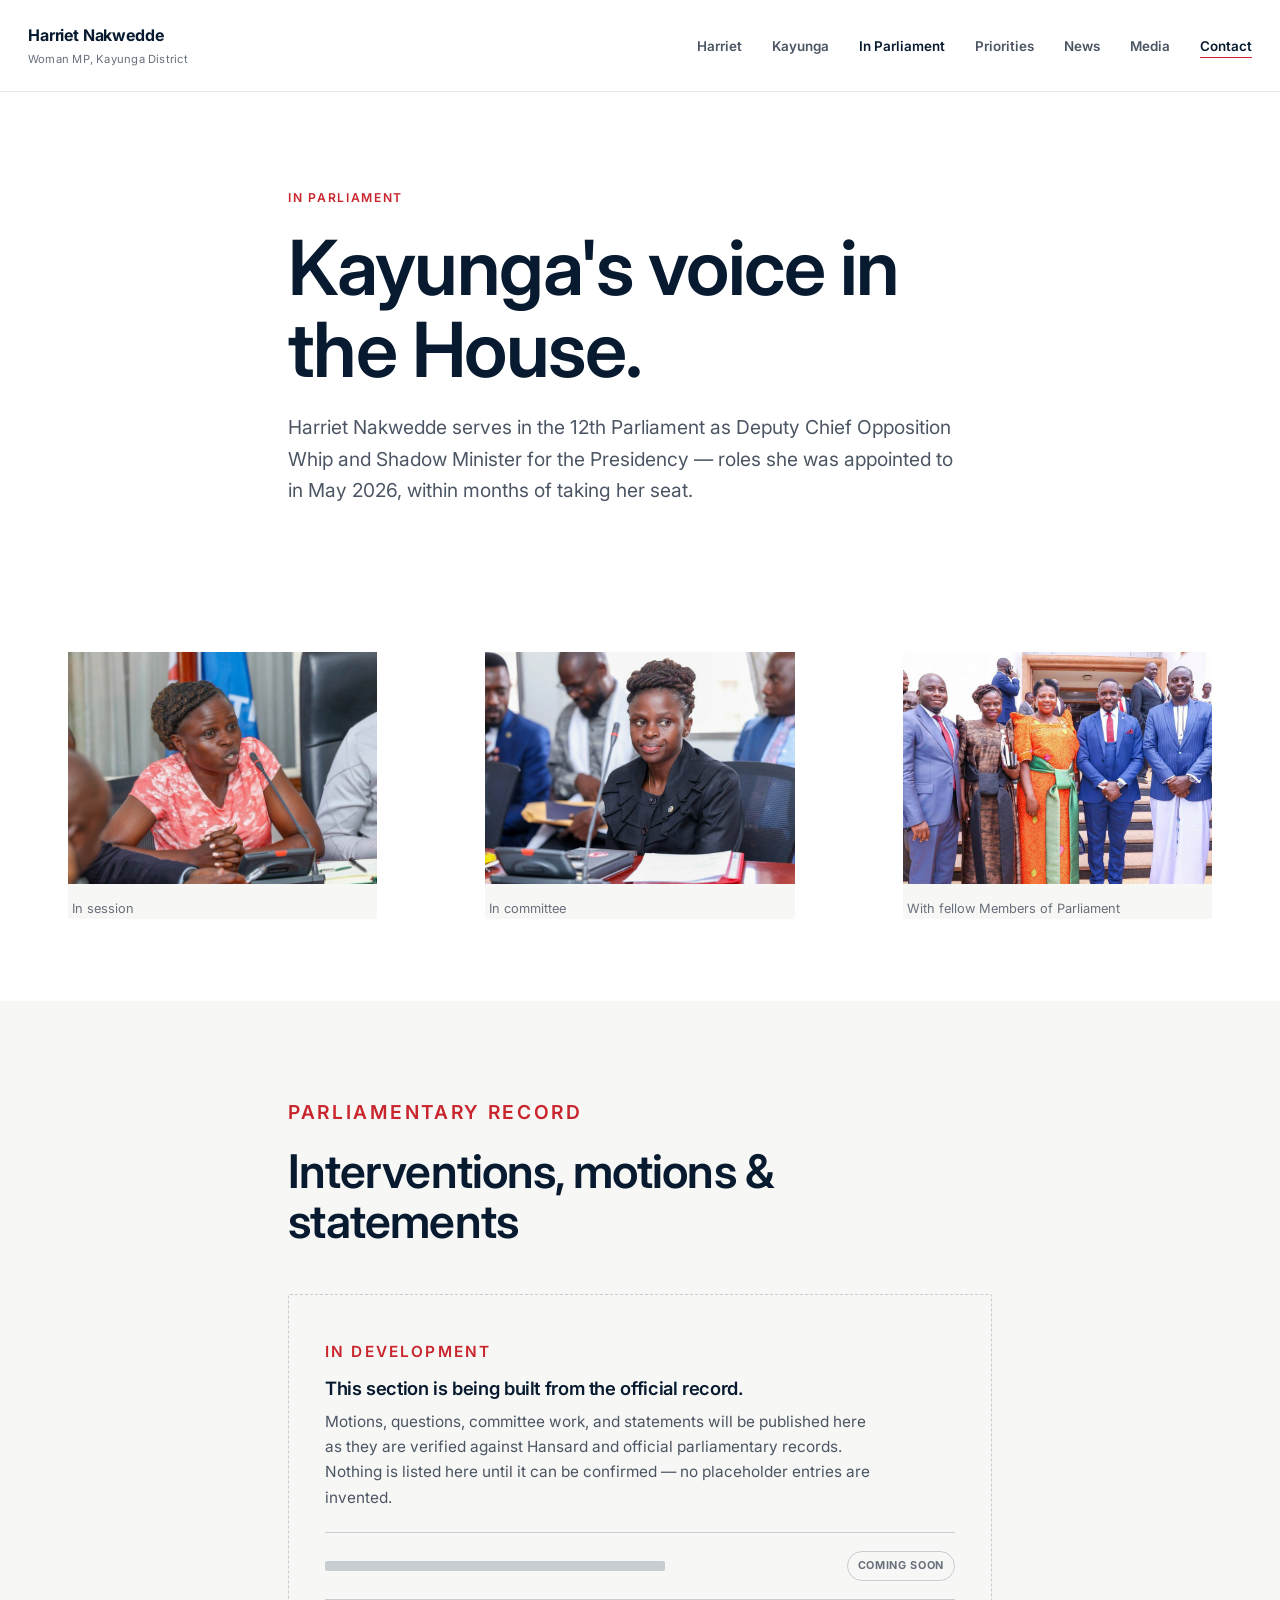
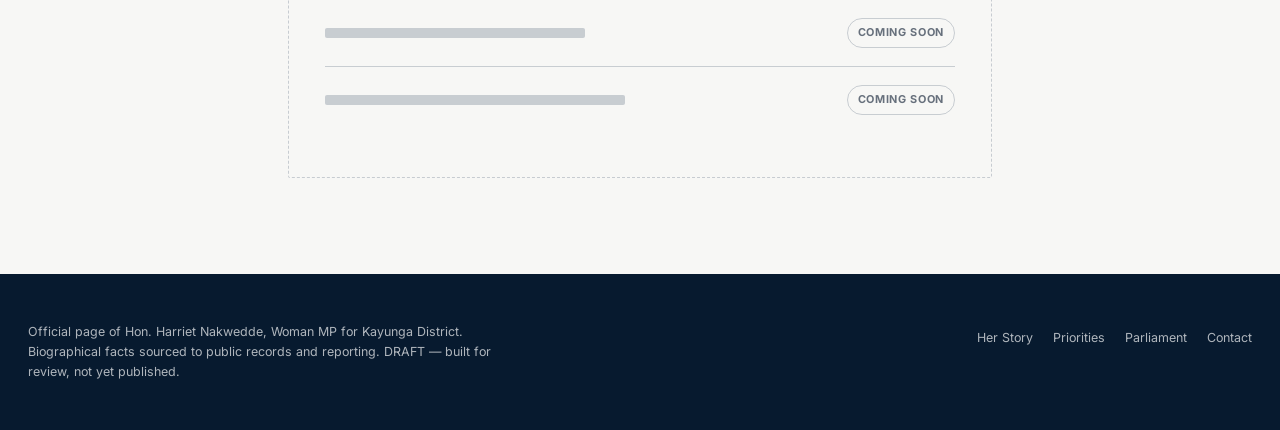
<file: parliament/index.html>
<!DOCTYPE html>
<html lang="en">
<head>
<meta charset="UTF-8">
<meta name="viewport" content="width=device-width, initial-scale=1.0">
<title>In Parliament — Harriet Nakwedde</title>
<meta name="description" content="Harriet Nakwedde's role in the 12th Parliament as Deputy Chief Opposition Whip and Shadow Minister for the Presidency.">
<link rel="preconnect" href="https://fonts.googleapis.com">
<link rel="preconnect" href="https://fonts.gstatic.com" crossorigin>
<link href="https://fonts.googleapis.com/css2?family=Inter:wght@400;500;600;700&family=Fraunces:ital,opsz,wght@0,9..144,500;1,9..144,400&display=swap" rel="stylesheet">
<link rel="stylesheet" href="/styles.css">
</head>
<body>

<nav class="site-nav nav--static">
  <div class="wrap">
    <a class="nav-brand" href="/">
      <strong>Harriet Nakwedde</strong>
      <span>Woman MP, Kayunga District</span>
    </a>
    <button class="nav-toggle" aria-label="Open menu" aria-expanded="false" aria-controls="nav-links">
      <svg width="24" height="24" viewBox="0 0 24 24" fill="none" stroke="currentColor" stroke-width="2" stroke-linecap="round"><line x1="3" y1="6" x2="21" y2="6"/><line x1="3" y1="12" x2="21" y2="12"/><line x1="3" y1="18" x2="21" y2="18"/></svg>
    </button>
    <ul class="nav-links" id="nav-links">
      <li><a href="/about/">Harriet</a></li>
      <li><a href="/kayunga/">Kayunga</a></li>
      <li><a href="/parliament/" aria-current="page">In Parliament</a></li>
      <li><a href="/priorities/">Priorities</a></li>
      <li><a href="/news/">News</a></li>
      <li><a href="/speeches/">Media</a></li>
      <li><a href="/contact/" class="is-contact">Contact</a></li>
    </ul>
  </div>
</nav>

<div class="page-hero">
  <div class="wrap-narrow">
    <p class="eyebrow" data-reveal>In Parliament</p>
    <h1 data-reveal>Kayunga's voice in the House.</h1>
    <p class="lede" data-reveal>Harriet Nakwedde serves in the 12th Parliament as Deputy Chief Opposition Whip and Shadow Minister for the Presidency — roles she was appointed to in May 2026, within months of taking her seat.</p>
  </div>
</div>

<section class="section--tight">
  <div class="wrap">
    <div class="photo-grid" data-reveal="img">
      <figure class="photo-card">
        <div class="frame"><img src="/images/parliament-committee-1.jpg" alt="Harriet Nakwedde speaking during a committee session" width="1280" height="1107" loading="lazy"></div>
        <figcaption>In session</figcaption>
      </figure>
      <figure class="photo-card">
        <div class="frame"><img src="/images/parliament-committee-2.jpg" alt="Harriet Nakwedde in a parliamentary committee meeting" width="1280" height="718" loading="lazy"></div>
        <figcaption>In committee</figcaption>
      </figure>
      <figure class="photo-card">
        <div class="frame"><img src="/images/parliament-group-officials.jpg" alt="Harriet Nakwedde with fellow Members of Parliament" width="1280" height="718" loading="lazy"></div>
        <figcaption>With fellow Members of Parliament</figcaption>
      </figure>
    </div>
  </div>
</section>

<section class="section section--paper">
  <div class="wrap-narrow">
    <div class="section-head" data-reveal>
      <p class="eyebrow">Parliamentary record</p>
      <h2>Interventions, motions &amp; statements</h2>
    </div>
    <div class="empty-state" data-reveal>
      <p class="eyebrow">In development</p>
      <h3>This section is being built from the official record.</h3>
      <p>Motions, questions, committee work, and statements will be published here as they are verified against Hansard and official parliamentary records. Nothing is listed here until it can be confirmed — no placeholder entries are invented.</p>
      <div class="empty-row"><div class="placeholder-bar"></div><span class="badge-soon">Coming soon</span></div>
      <div class="empty-row"><div class="placeholder-bar" style="max-width:260px;"></div><span class="badge-soon">Coming soon</span></div>
      <div class="empty-row"><div class="placeholder-bar" style="max-width:300px;"></div><span class="badge-soon">Coming soon</span></div>
    </div>
  </div>
</section>

<footer class="site-footer">
  <div class="wrap">
    <p>Official page of Hon. Harriet Nakwedde, Woman MP for Kayunga District. Biographical facts sourced to public records and reporting. DRAFT — built for review, not yet published.</p>
    <ul class="footer-links">
      <li><a href="/about/">Her Story</a></li>
      <li><a href="/priorities/">Priorities</a></li>
      <li><a href="/parliament/">Parliament</a></li>
      <li><a href="/contact/">Contact</a></li>
    </ul>
  </div>
</footer>

<script src="/reveal.js" defer></script>
</body>
</html>
</file>
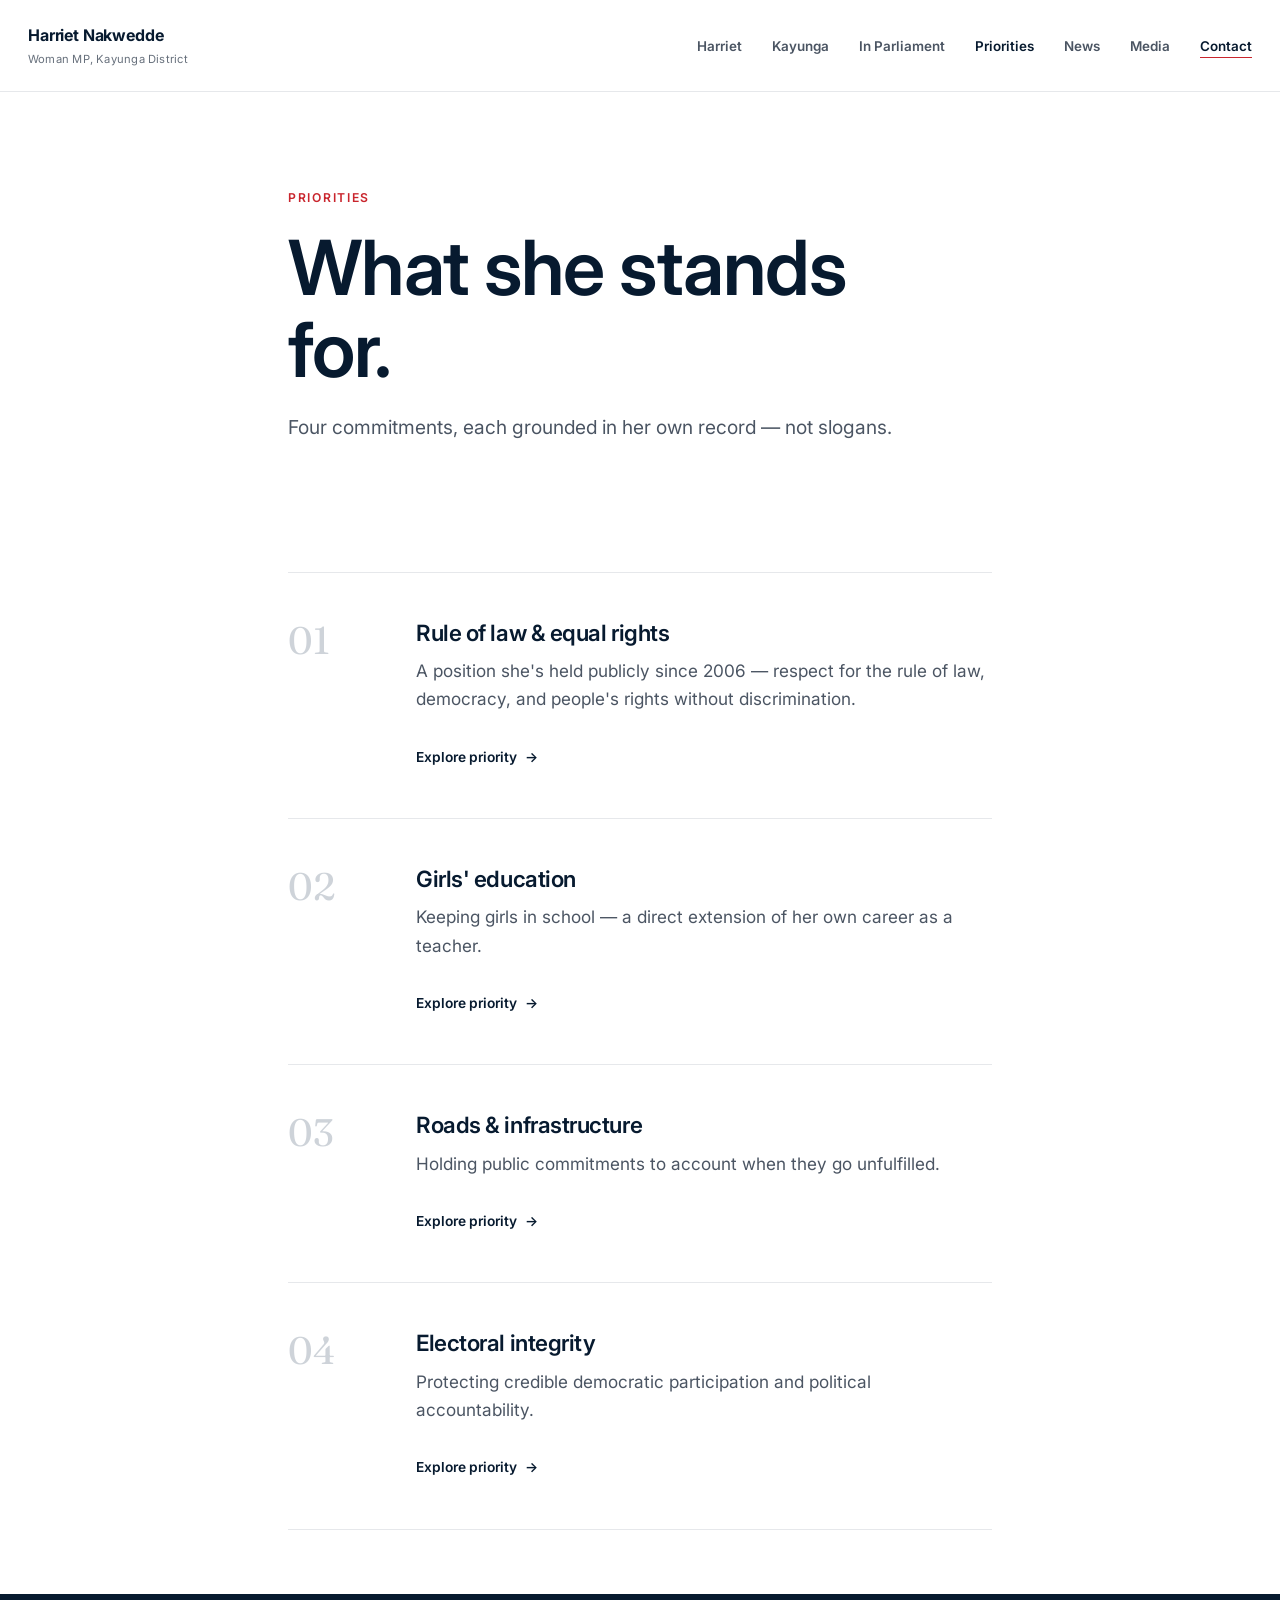
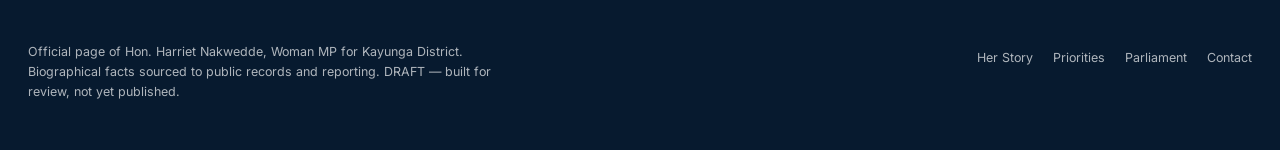
<file: priorities/index.html>
<!DOCTYPE html>
<html lang="en">
<head>
<meta charset="UTF-8">
<meta name="viewport" content="width=device-width, initial-scale=1.0">
<title>Priorities — Harriet Nakwedde</title>
<meta name="description" content="What Harriet Nakwedde stands for: rule of law, girls' education, infrastructure, and electoral integrity.">
<link rel="preconnect" href="https://fonts.googleapis.com">
<link rel="preconnect" href="https://fonts.gstatic.com" crossorigin>
<link href="https://fonts.googleapis.com/css2?family=Inter:wght@400;500;600;700&family=Fraunces:ital,opsz,wght@0,9..144,500;1,9..144,400&display=swap" rel="stylesheet">
<link rel="stylesheet" href="/styles.css">
</head>
<body>

<nav class="site-nav nav--static">
  <div class="wrap">
    <a class="nav-brand" href="/">
      <strong>Harriet Nakwedde</strong>
      <span>Woman MP, Kayunga District</span>
    </a>
    <button class="nav-toggle" aria-label="Open menu" aria-expanded="false" aria-controls="nav-links">
      <svg width="24" height="24" viewBox="0 0 24 24" fill="none" stroke="currentColor" stroke-width="2" stroke-linecap="round"><line x1="3" y1="6" x2="21" y2="6"/><line x1="3" y1="12" x2="21" y2="12"/><line x1="3" y1="18" x2="21" y2="18"/></svg>
    </button>
    <ul class="nav-links" id="nav-links">
      <li><a href="/about/">Harriet</a></li>
      <li><a href="/kayunga/">Kayunga</a></li>
      <li><a href="/parliament/">In Parliament</a></li>
      <li><a href="/priorities/" aria-current="page">Priorities</a></li>
      <li><a href="/news/">News</a></li>
      <li><a href="/speeches/">Media</a></li>
      <li><a href="/contact/" class="is-contact">Contact</a></li>
    </ul>
  </div>
</nav>

<div class="page-hero">
  <div class="wrap-narrow">
    <p class="eyebrow" data-reveal>Priorities</p>
    <h1 data-reveal>What she stands for.</h1>
    <p class="lede" data-reveal>Four commitments, each grounded in her own record — not slogans.</p>
  </div>
</div>

<section class="section--tight">
  <div class="wrap-narrow priority-list" data-reveal>
    <div class="priority-row">
      <div class="priority-num">01</div>
      <div>
        <h3>Rule of law &amp; equal rights</h3>
        <p>A position she's held publicly since 2006 — respect for the rule of law, democracy, and people's rights without discrimination.</p>
        <details>
          <summary>Explore priority</summary>
          <div class="priority-detail">
            <p>It is the thread running through nearly every other stance she has taken, from her handling of the 2026 election petition to her willingness to challenge alleged abuses through formal, institutional channels rather than outside them.</p>
          </div>
        </details>
      </div>
    </div>
    <div class="priority-row">
      <div class="priority-num">02</div>
      <div>
        <h3>Girls' education</h3>
        <p>Keeping girls in school — a direct extension of her own career as a teacher.</p>
        <details>
          <summary>Explore priority</summary>
          <div class="priority-detail">
            <p>In a 2022 interview, she described running a campaign to take pregnant girls back to school in Kayunga, reflecting a conviction that dropout is rarely permanent if someone is actively working to reverse it.</p>
          </div>
        </details>
      </div>
    </div>
    <div class="priority-row">
      <div class="priority-num">03</div>
      <div>
        <h3>Roads &amp; infrastructure</h3>
        <p>Holding public commitments to account when they go unfulfilled.</p>
        <details>
          <summary>Explore priority</summary>
          <div class="priority-detail">
            <p>In 2023 she was among organizers of a Kayunga protest over an unfulfilled presidential pledge to tarmac a district road — demonstrators carried signs reading "No tarmac road, no votes."</p>
          </div>
        </details>
      </div>
    </div>
    <div class="priority-row">
      <div class="priority-num">04</div>
      <div>
        <h3>Electoral integrity</h3>
        <p>Protecting credible democratic participation and political accountability.</p>
        <details>
          <summary>Explore priority</summary>
          <div class="priority-detail">
            <p>She has described being physically assaulted during the contested 2021 LC V by-election campaign and pursued the matter through the courts rather than dropping it — the same instinct that shaped her response to the 2026 petition against her own election.</p>
          </div>
        </details>
      </div>
    </div>
  </div>
</section>

<footer class="site-footer">
  <div class="wrap">
    <p>Official page of Hon. Harriet Nakwedde, Woman MP for Kayunga District. Biographical facts sourced to public records and reporting. DRAFT — built for review, not yet published.</p>
    <ul class="footer-links">
      <li><a href="/about/">Her Story</a></li>
      <li><a href="/priorities/">Priorities</a></li>
      <li><a href="/parliament/">Parliament</a></li>
      <li><a href="/contact/">Contact</a></li>
    </ul>
  </div>
</footer>

<script src="/reveal.js" defer></script>
</body>
</html>
</file>
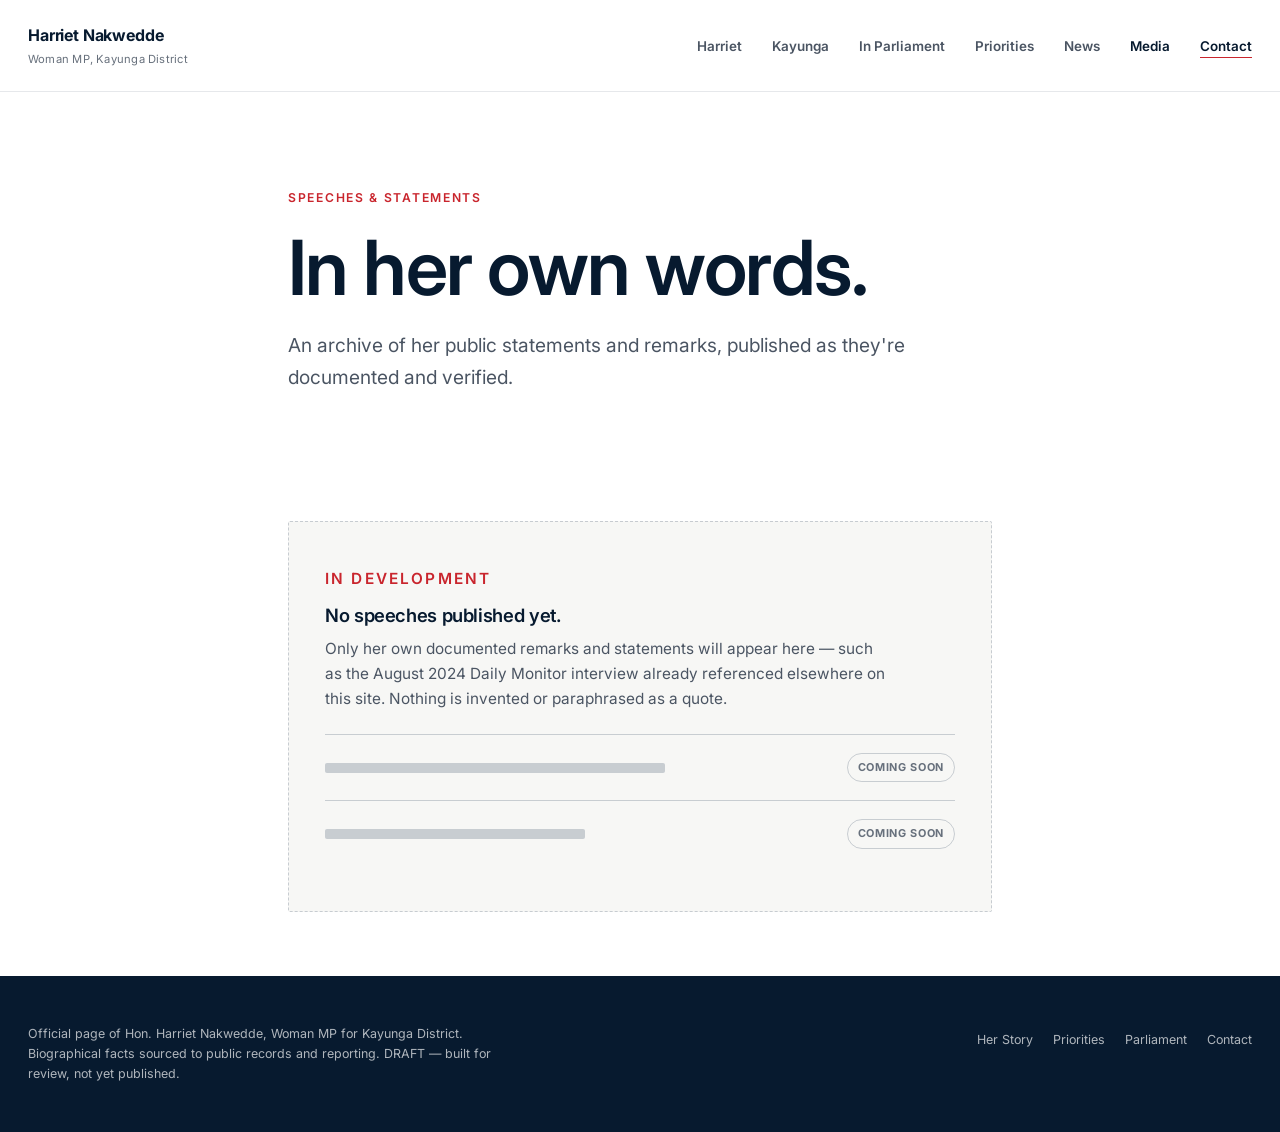
<file: speeches/index.html>
<!DOCTYPE html>
<html lang="en">
<head>
<meta charset="UTF-8">
<meta name="viewport" content="width=device-width, initial-scale=1.0">
<title>Speeches &amp; Statements — Harriet Nakwedde</title>
<meta name="description" content="Speeches and statements from Harriet Nakwedde, Woman MP for Kayunga District.">
<link rel="preconnect" href="https://fonts.googleapis.com">
<link rel="preconnect" href="https://fonts.gstatic.com" crossorigin>
<link href="https://fonts.googleapis.com/css2?family=Inter:wght@400;500;600;700&family=Fraunces:ital,opsz,wght@0,9..144,500;1,9..144,400&display=swap" rel="stylesheet">
<link rel="stylesheet" href="/styles.css">
</head>
<body>

<nav class="site-nav nav--static">
  <div class="wrap">
    <a class="nav-brand" href="/">
      <strong>Harriet Nakwedde</strong>
      <span>Woman MP, Kayunga District</span>
    </a>
    <button class="nav-toggle" aria-label="Open menu" aria-expanded="false" aria-controls="nav-links">
      <svg width="24" height="24" viewBox="0 0 24 24" fill="none" stroke="currentColor" stroke-width="2" stroke-linecap="round"><line x1="3" y1="6" x2="21" y2="6"/><line x1="3" y1="12" x2="21" y2="12"/><line x1="3" y1="18" x2="21" y2="18"/></svg>
    </button>
    <ul class="nav-links" id="nav-links">
      <li><a href="/about/">Harriet</a></li>
      <li><a href="/kayunga/">Kayunga</a></li>
      <li><a href="/parliament/">In Parliament</a></li>
      <li><a href="/priorities/">Priorities</a></li>
      <li><a href="/news/">News</a></li>
      <li><a href="/speeches/" aria-current="page">Media</a></li>
      <li><a href="/contact/" class="is-contact">Contact</a></li>
    </ul>
  </div>
</nav>

<div class="page-hero">
  <div class="wrap-narrow">
    <p class="eyebrow" data-reveal>Speeches &amp; Statements</p>
    <h1 data-reveal>In her own words.</h1>
    <p class="lede" data-reveal>An archive of her public statements and remarks, published as they're documented and verified.</p>
  </div>
</div>

<section class="section--tight">
  <div class="wrap-narrow">
    <div class="empty-state" data-reveal>
      <p class="eyebrow">In development</p>
      <h3>No speeches published yet.</h3>
      <p>Only her own documented remarks and statements will appear here — such as the August 2024 Daily Monitor interview already referenced elsewhere on this site. Nothing is invented or paraphrased as a quote.</p>
      <div class="empty-row"><div class="placeholder-bar"></div><span class="badge-soon">Coming soon</span></div>
      <div class="empty-row"><div class="placeholder-bar" style="max-width:260px;"></div><span class="badge-soon">Coming soon</span></div>
    </div>
  </div>
</section>

<footer class="site-footer">
  <div class="wrap">
    <p>Official page of Hon. Harriet Nakwedde, Woman MP for Kayunga District. Biographical facts sourced to public records and reporting. DRAFT — built for review, not yet published.</p>
    <ul class="footer-links">
      <li><a href="/about/">Her Story</a></li>
      <li><a href="/priorities/">Priorities</a></li>
      <li><a href="/parliament/">Parliament</a></li>
      <li><a href="/contact/">Contact</a></li>
    </ul>
  </div>
</footer>

<script src="/reveal.js" defer></script>
</body>
</html>
</file>
<file: styles.css>
/* ============================================================
   Harriet Nakwedde — design system
   Zero-build, shared across all pages. Root-relative paths only.
   ============================================================ */

:root{
  /* color */
  --navy-deep:#071A2F;
  --navy:#0B2340;
  --navy-mid:#102E50;
  --red:#C9252D;
  --red-deep:#B8202A;
  --white:#FFFFFF;
  --paper:#F7F7F5;
  --surface:#F1F3F5;
  --ink:#12181F;
  --ink-soft:#4B5563;
  --ink-faint:#67707C;
  --line:rgba(11,35,64,0.10);
  --line-strong:rgba(11,35,64,0.20);
  --on-navy:#FFFFFF;
  --on-navy-soft:rgba(255,255,255,0.68);
  --on-navy-line:rgba(255,255,255,0.18);

  /* type */
  --font-sans:'Inter', -apple-system, BlinkMacSystemFont, sans-serif;
  --font-serif:'Fraunces', serif;
  --fs-h1:clamp(2.25rem, 1.1rem + 4.6vw, 4.75rem);
  --fs-h2:clamp(1.8rem, 1.15rem + 2.6vw, 2.9rem);
  --fs-h3:clamp(1.25rem, 1rem + 1vw, 1.6rem);
  --fs-lede:clamp(1.05rem, 0.95rem + 0.4vw, 1.2rem);
  --fs-body:clamp(1rem, 0.95rem + 0.2vw, 1.075rem);
  --fs-small:0.86rem;
  --fs-eyebrow:0.76rem;

  /* spacing (8px scale) */
  --sp-1:4px; --sp-2:8px; --sp-3:16px; --sp-4:24px; --sp-5:32px;
  --sp-6:48px; --sp-7:64px; --sp-8:96px; --sp-9:128px;
}

@media (prefers-reduced-motion: no-preference){
  @keyframes reveal-up{from{opacity:0; transform:translateY(18px);} to{opacity:1; transform:translateY(0);}}
  @keyframes reveal-img{from{opacity:0; transform:scale(1.03);} to{opacity:1; transform:scale(1);}}
}

*{box-sizing:border-box;}
html{scroll-behavior:smooth;}
@media (prefers-reduced-motion: reduce){ html{scroll-behavior:auto;} }

body{
  margin:0;
  background:var(--white);
  color:var(--ink);
  font-family:var(--font-sans);
  font-size:var(--fs-body);
  line-height:1.65;
  -webkit-font-smoothing:antialiased;
}

h1,h2,h3{
  font-family:var(--font-sans);
  font-weight:600;
  margin:0;
  letter-spacing:-0.02em;
  line-height:1.08;
  color:var(--navy-deep);
}

p{margin:0 0 18px; color:var(--ink-soft);}
p:last-child{margin-bottom:0;}
a{color:inherit;}
img{max-width:100%; display:block;}

.wrap{max-width:1360px; margin:0 auto; padding:0 28px;}
.wrap-narrow{max-width:760px; margin:0 auto; padding:0 28px;}

.eyebrow{
  display:block; font-size:var(--fs-eyebrow); letter-spacing:0.14em; text-transform:uppercase;
  color:var(--red); font-weight:600; margin:0 0 18px;
}

/* section rhythm */
.section{padding:var(--sp-8) 0;}
.section--tight{padding:var(--sp-7) 0;}
.section--paper{background:var(--paper);}
.section--surface{background:var(--surface);}
.section--navy{background:var(--navy-deep); color:var(--on-navy);}
.section--navy h1,.section--navy h2,.section--navy h3{color:var(--on-navy);}
.section--navy p{color:var(--on-navy-soft);}
.section--navy .eyebrow{color:#E8848A;}

.section-head{max-width:640px; margin:0 0 var(--sp-6);}
.section-head h2{font-size:var(--fs-h2); margin-bottom:14px;}
.section-head p{font-size:var(--fs-lede);}

/* reveal-on-scroll */
[data-reveal]{opacity:1;}
@media (prefers-reduced-motion: no-preference){
  [data-reveal]{opacity:0;}
  [data-reveal].is-visible{animation:reveal-up .7s ease both;}
  [data-reveal="img"].is-visible{animation:reveal-img 1s ease both;}
}

/* ---------- buttons ---------- */
.btn{
  display:inline-block; padding:15px 28px; font-size:var(--fs-small); font-weight:600;
  letter-spacing:0.01em; text-decoration:none; border-radius:2px; border:1px solid transparent;
  transition:background .2s ease, border-color .2s ease, color .2s ease, transform .2s ease;
}
.btn-primary{background:var(--navy-deep); color:#fff; border-color:var(--navy-deep);}
.btn-primary:hover{background:var(--navy-mid); border-color:var(--navy-mid); transform:translateY(-1px);}
.btn-secondary{border-color:var(--line-strong); color:var(--navy-deep); background:transparent;}
.btn-secondary:hover{border-color:var(--navy-deep);}
.section--navy .btn-secondary{border-color:var(--on-navy-line); color:#fff;}
.section--navy .btn-secondary:hover{border-color:#fff;}
.link-arrow{
  display:inline-flex; align-items:center; gap:8px; font-weight:600; font-size:var(--fs-small);
  text-decoration:none; color:var(--navy-deep); border-bottom:1px solid var(--line-strong); padding-bottom:2px;
  transition:border-color .2s ease, gap .2s ease;
}
.link-arrow:hover{border-color:var(--red); gap:12px;}
.section--navy .link-arrow{color:#fff; border-color:var(--on-navy-line);}
.section--navy .link-arrow:hover{border-color:var(--red);}

/* ---------- nav ---------- */
.site-nav{
  position:sticky; top:0; z-index:50; padding:22px 0;
  background:transparent; border-bottom:1px solid transparent;
  transition:background .25s ease, border-color .25s ease, backdrop-filter .25s ease;
}
.site-nav.nav--solid{
  background:rgba(255,255,255,0.94); backdrop-filter:blur(10px);
  border-bottom-color:var(--line);
}
.site-nav .wrap{display:flex; align-items:center; justify-content:space-between;}
.nav-brand{display:flex; flex-direction:column; text-decoration:none; color:var(--navy-deep);}
.nav-brand strong{font-size:1rem; font-weight:700; letter-spacing:-0.01em;}
.nav-brand span{font-size:0.7rem; color:var(--ink-faint); margin-top:2px; letter-spacing:0.02em;}
.nav-links{display:flex; align-items:center; gap:30px; list-style:none; margin:0; padding:0;}
.nav-links a{
  font-size:0.84rem; font-weight:600; text-decoration:none; color:var(--ink-soft);
  transition:color .15s ease;
}
.nav-links a:hover, .nav-links a[aria-current="page"]{color:var(--navy-deep);}
.nav-links a.is-contact{
  color:var(--navy-deep); border-bottom:1.5px solid var(--red); padding-bottom:3px;
}
.nav-toggle{display:none;}
@media (max-width:860px){
  .nav-links{
    position:fixed; inset:0; top:64px; background:var(--white); flex-direction:column;
    align-items:flex-start; padding:var(--sp-6) 28px; gap:26px; transform:translateX(100%);
    transition:transform .3s ease; overflow-y:auto;
  }
  .nav-links.is-open{transform:translateX(0);}
  .nav-links a{font-size:1.1rem;}
  .nav-toggle{
    display:block; background:none; border:0; cursor:pointer; padding:6px; color:var(--navy-deep);
  }
}

/* subpages: nav always solid (no hero to sit transparently over) */
.site-nav.nav--static{
  background:rgba(255,255,255,0.96); backdrop-filter:blur(10px); border-bottom-color:var(--line);
}

/* ---------- hero (home) ---------- */
.hero{
  padding:0; overflow:hidden; background:var(--white);
  display:flex; flex-direction:column; justify-content:center; min-height:86vh;
}
.hero-inner{
  max-width:1360px; margin:0 auto; width:100%; padding:56px 28px 56px;
  display:flex; align-items:center; gap:64px;
}
.hero-text{order:1; flex:1 1 48%; min-width:0; max-width:560px;}
.hero-text h1{font-size:var(--fs-h1); margin-bottom:24px; white-space:nowrap;}
.hero .role{font-size:1.02rem; color:var(--ink-soft); margin-bottom:22px; font-weight:600;}
.hero .statement{font-size:var(--fs-lede); line-height:1.6; color:var(--ink-soft); max-width:42ch; margin:0 0 36px;}
.hero-cta{display:flex; gap:14px; flex-wrap:wrap;}
.hero-photo{
  order:2; position:relative; flex:1 1 52%; margin-left:auto; width:100%;
  max-width:620px; aspect-ratio:4/5; overflow:hidden;
}
.hero-photo img{width:100%; height:100%; object-fit:cover; object-position:center 18%;}
.hero-photo::before{
  content:''; position:absolute; inset:0; pointer-events:none;
  background:linear-gradient(90deg, var(--white) 0%, rgba(255,255,255,0) 12%);
}
.hero-credentials{
  border-top:1px solid var(--line); max-width:1360px; margin:0 auto; width:100%;
  padding:22px 28px 0; display:flex; align-items:center; gap:18px; flex-wrap:wrap;
}
.hero-credentials span:not(.divider){
  font-size:0.74rem; letter-spacing:0.06em; text-transform:uppercase; color:var(--ink-soft); font-weight:600;
}
.hero-credentials .divider{width:4px; height:4px; border-radius:50%; background:var(--red); flex:none;}
@media (max-width:900px){
  .hero{min-height:0;}
  .hero-inner{flex-direction:column; align-items:flex-start; gap:36px; padding:44px 24px 40px;}
  .hero-text{max-width:none;}
  .hero-text h1{white-space:normal;}
  .hero-photo{max-width:none; aspect-ratio:5/4; margin-left:0;}
  .hero-photo::before{background:linear-gradient(180deg, var(--white) 0%, rgba(255,255,255,0) 10%);}
}

/* ---------- page hero (subpages, shorter) ---------- */
.page-hero{padding:var(--sp-8) 0 var(--sp-7);}
.page-hero h1{font-size:var(--fs-h1); max-width:14ch;}
.page-hero .lede{font-size:var(--fs-lede); color:var(--ink-soft); max-width:56ch; margin-top:22px;}

/* ---------- pull quote ---------- */
.pull-quote{
  font-family:var(--font-serif); font-style:italic; font-size:clamp(1.3rem,1rem+1.2vw,1.7rem); line-height:1.5;
  color:var(--navy-deep); border-left:3px solid var(--red); padding-left:26px; margin:0;
}
.pull-quote cite{
  display:block; margin-top:14px; font-style:normal; font-family:var(--font-sans);
  font-size:0.82rem; color:var(--ink-faint); font-weight:600;
}
.section--navy .pull-quote{color:#fff;}

/* ---------- teaser / story rows (home) ---------- */
.teaser{
  display:flex; gap:56px; align-items:center; padding:var(--sp-7) 0; border-top:1px solid var(--line);
}
.teaser:last-child{border-bottom:1px solid var(--line);}
.teaser.is-reverse{flex-direction:row-reverse;}
.teaser-text{flex:1 1 50%; min-width:0;}
.teaser-text h2{font-size:var(--fs-h2); margin-bottom:16px;}
.teaser-text p{font-size:var(--fs-lede); max-width:48ch; margin-bottom:24px;}
.teaser-media{flex:1 1 42%; min-width:0;}
.teaser-media .frame{aspect-ratio:4/3; overflow:hidden;}
.teaser-media img{width:100%; height:100%; object-fit:cover;}
@media (max-width:820px){
  .teaser, .teaser.is-reverse{flex-direction:column; gap:28px;}
}

/* ---------- facts list ---------- */
.facts{display:grid; grid-template-columns:repeat(2,1fr); gap:20px 28px; margin-top:0;}
.facts dt{font-size:0.72rem; letter-spacing:0.06em; text-transform:uppercase; color:var(--ink-faint);}
.facts dd{margin:5px 0 0; font-weight:600; font-size:0.98rem; color:var(--navy-deep);}

/* ---------- timeline (/about) ---------- */
.timeline{border-top:1px solid var(--line);}
.timeline-item{
  display:grid; grid-template-columns:110px 1fr; gap:32px; padding:30px 0; border-bottom:1px solid var(--line);
}
.timeline-year{font-weight:700; font-size:1.1rem; color:var(--red); font-variant-numeric:tabular-nums;}
.timeline-body h3{font-size:1.05rem; font-weight:600; margin-bottom:8px; color:var(--navy-deep);}
.timeline-body p{font-size:0.98rem; margin:0;}
.timeline-item--current{background:var(--paper); margin:0 -28px; padding:30px 28px;}
.timeline-item--current .timeline-year{font-size:1.3rem;}
.timeline-gap{
  padding:18px 0 18px 142px; font-size:0.86rem; color:var(--ink-faint); font-style:italic;
  border-bottom:1px solid var(--line);
}
@media (max-width:600px){
  .timeline-item{grid-template-columns:1fr; gap:8px;}
  .timeline-item--current{margin:0 -20px; padding:24px 20px;}
  .timeline-gap{padding-left:0;}
}

/* ---------- priority rows (/priorities + home teaser) ---------- */
.priority-row{
  border-top:1px solid var(--line); padding:var(--sp-6) 0;
  display:grid; grid-template-columns:96px 1fr; gap:32px; align-items:start;
}
.priority-list .priority-row:last-child{border-bottom:1px solid var(--line);}
.priority-num{
  font-family:var(--font-serif); font-size:2.4rem; color:var(--line-strong); line-height:1;
}
.priority-row h3{font-size:1.4rem; margin-bottom:12px;}
.priority-row > div p{font-size:var(--fs-body); max-width:58ch;}
.priority-row summary{
  list-style:none; cursor:pointer; display:inline-flex; align-items:center; gap:8px;
  font-weight:600; font-size:var(--fs-small); color:var(--navy-deep); margin-top:14px;
}
.priority-row summary::-webkit-details-marker{display:none;}
.priority-row summary::after{content:'→'; transition:transform .2s ease;}
.priority-row details[open] summary::after{transform:rotate(90deg);}
.priority-detail{margin-top:14px; padding-top:14px; border-top:1px solid var(--line); max-width:58ch;}
@media (max-width:600px){
  .priority-row{grid-template-columns:1fr; gap:12px;}
}

/* ---------- photo grid / feature (parliament) ---------- */
.photo-grid{display:grid; grid-template-columns:repeat(auto-fit,minmax(280px,1fr)); gap:28px;}
.photo-card{background:var(--paper);}
.photo-card .frame{aspect-ratio:4/3; overflow:hidden;}
.photo-card img{width:100%; height:100%; object-fit:cover;}
.photo-card figcaption{padding:14px 4px 0; font-size:0.8rem; color:var(--ink-faint);}

/* ---------- empty state ("in development") ---------- */
.empty-state{
  border:1px dashed var(--line-strong); background:var(--paper); padding:44px 36px;
  border-radius:2px;
}
.empty-state .eyebrow{margin-bottom:14px;}
.empty-state h3{font-size:1.15rem; margin-bottom:10px;}
.empty-state p{font-size:0.96rem; max-width:56ch;}
.empty-row{
  display:flex; justify-content:space-between; align-items:center; gap:16px;
  padding:18px 0; border-top:1px solid var(--line-strong);
}
.empty-row:first-of-type{margin-top:22px;}
.empty-row .placeholder-bar{height:10px; border-radius:2px; background:var(--line-strong); flex:1; max-width:340px;}
.badge-soon{
  flex:none; font-size:0.68rem; letter-spacing:0.06em; text-transform:uppercase; font-weight:700;
  color:var(--ink-faint); border:1px solid var(--line-strong); padding:5px 10px; border-radius:999px;
}
.section--navy .badge-soon{color:var(--on-navy-soft); border-color:var(--on-navy-line);}

/* ---------- contact channels ---------- */
.channel-list{border-top:1px solid var(--on-navy-line);}
.channel-item{
  display:flex; justify-content:space-between; align-items:center; gap:20px;
  padding:26px 0; border-bottom:1px solid var(--on-navy-line);
}
.channel-item h3{font-size:1.05rem; margin-bottom:4px; color:#fff;}
.channel-item p{font-size:0.9rem; color:var(--on-navy-soft); margin:0;}

/* ---------- footer ---------- */
.site-footer{background:var(--navy-deep); color:var(--on-navy-soft); padding:var(--sp-6) 0;}
.site-footer .wrap{
  display:flex; justify-content:space-between; align-items:flex-start; gap:24px; flex-wrap:wrap;
}
.site-footer p{font-size:0.78rem; line-height:1.6; margin:0; max-width:60ch; color:var(--on-navy-soft);}
.footer-links{display:flex; gap:20px; list-style:none; margin:0; padding:0; flex-wrap:wrap;}
.footer-links a{font-size:0.78rem; color:var(--on-navy-soft); text-decoration:none;}
.footer-links a:hover{color:#fff;}

/* ---------- generic content page (about/kayunga) ---------- */
.prose p{font-size:var(--fs-body); color:var(--ink-soft);}
.prose{max-width:66ch;}
</file>
